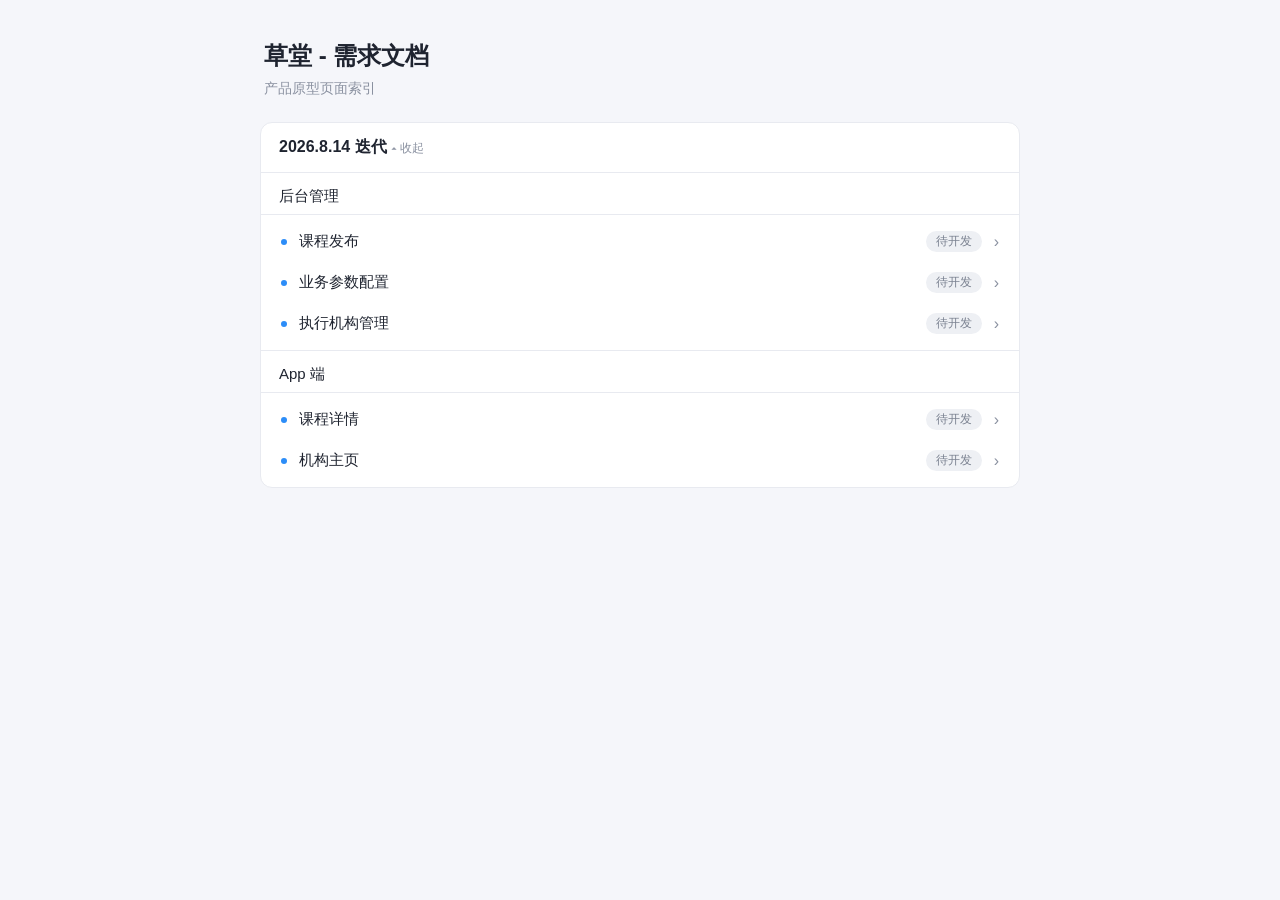
<file: index.html>
<!DOCTYPE html>
<html lang="zh-CN">
<head>
    <meta charset="UTF-8">
    <meta name="viewport" content="width=device-width, initial-scale=1.0">
    <title>草堂 - 需求文档</title>
    <style>
        :root {
            --bg: #f5f6fa;
            --card: #ffffff;
            --border: #e8eaf0;
            --ink: #1f2430;
            --ink-subtle: #8a91a0;
            --accent: #2c8df8;
            --green: #2f9e63;
            --orange: #e8902c;
            --gray: #7a8190;
        }
        * {
            margin: 0;
            padding: 0;
            box-sizing: border-box;
        }
        body {
            background: var(--bg);
            color: var(--ink);
            font-family: -apple-system, BlinkMacSystemFont, "Segoe UI", "PingFang SC", "Microsoft YaHei", sans-serif;
            padding: 40px 16px;
        }
        .page-title {
            max-width: 760px;
            margin: 0 auto 24px;
            padding: 0 4px;
        }
        .page-title h1 {
            font-size: 24px;
            font-weight: 600;
        }
        .page-title p {
            margin-top: 8px;
            font-size: 14px;
            color: var(--ink-subtle);
        }
        .container {
            max-width: 760px;
            margin: 0 auto;
            display: flex;
            flex-direction: column;
            gap: 16px;
        }
        .section {
            background: var(--card);
            border: 1px solid var(--border);
            border-radius: 12px;
            overflow: hidden;
        }
        .section-header {
            display: flex;
            align-items: center;
            justify-content: space-between;
            padding: 14px 18px;
            cursor: pointer;
            user-select: none;
            transition: background 0.15s;
        }
        .section-header:hover {
            background: #fafbfd;
        }
        .sh-label {
            font-size: 16px;
            font-weight: 600;
        }
        .sh-toggle {
            font-size: 12px;
            color: var(--ink-subtle);
            font-weight: 400;
        }
        .list {
            border-top: 1px solid var(--border);
        }
        .item {
            display: flex;
            align-items: center;
            gap: 12px;
            padding: 14px 18px;
            text-decoration: none;
            color: var(--ink);
            transition: background 0.15s;
        }
        .item:hover {
            background: #fafbfd;
        }
        .item .dot {
            width: 6px;
            height: 6px;
            border-radius: 50%;
            background: var(--accent);
            flex-shrink: 0;
        }
        .item .it-label {
            flex: 1;
            font-size: 15px;
        }
        .it-tag {
            font-size: 12px;
            padding: 2px 10px;
            border-radius: 999px;
            flex-shrink: 0;
        }
        .it-tag.gray {
            background: #eef0f4;
            color: var(--gray);
        }
        .it-tag.green {
            background: #e7f6ee;
            color: var(--green);
        }
        .it-tag.orange {
            background: #fdf0e2;
            color: var(--orange);
        }
        .it-arrow {
            color: var(--ink-subtle);
            flex-shrink: 0;
        }
        .sub-item {
            display: flex;
            align-items: center;
            gap: 12px;
            padding: 10px 14px;
            border-radius: 8px;
            text-decoration: none;
            color: var(--ink);
            transition: background 0.15s;
        }
        .sub-item:hover {
            background: #fafbfd;
        }
        .sub-item .dot {
            width: 6px;
            height: 6px;
            border-radius: 50%;
            background: var(--accent);
            flex-shrink: 0;
        }
        .sub-item .it-label {
            flex: 1;
            font-size: 15px;
        }
        .sub-item .it-arrow {
            color: var(--ink-subtle);
        }
        .group-title {
            padding: 14px 18px 8px;
            font-size: 15px;
            font-weight: 500;
            color: var(--ink);
        }
        .group-body {
            border-top: 1px solid var(--border);
            padding: 6px 6px;
        }
    </style>
</head>
<body>
    <div class="page-title">
        <h1>草堂 - 需求文档</h1>
        <p>产品原型页面索引</p>
    </div>

    <div class="container">
        <div class="section">
            <div class="section-header" onclick="toggleSection('iter20260814')">
                <span class="sh-label">2026.8.14 迭代 <span class="sh-toggle" id="iter20260814Toggle">▴ 收起</span></span>
            </div>
            <div class="list" id="iter20260814List">
                <div class="group-title">后台管理</div>
                <div class="group-body">
                    <a class="sub-item" href="admin/课程发布.html">
                        <span class="dot"></span>
                        <span class="it-label">课程发布</span>
                        <span class="it-tag gray">待开发</span>
                        <span class="it-arrow">›</span>
                    </a>
                    <a class="sub-item" href="admin/业务参数配置.html">
                        <span class="dot"></span>
                        <span class="it-label">业务参数配置</span>
                        <span class="it-tag gray">待开发</span>
                        <span class="it-arrow">›</span>
                    </a>
                    <a class="sub-item" href="admin/执行机构管理.html">
                        <span class="dot"></span>
                        <span class="it-label">执行机构管理</span>
                        <span class="it-tag gray">待开发</span>
                        <span class="it-arrow">›</span>
                    </a>
                </div>
                <div class="group-title" style="border-top:1px solid var(--border);padding-top:14px;">App 端</div>
                <div class="group-body">
                    <a class="sub-item" href="app/course-detail.html">
                        <span class="dot"></span>
                        <span class="it-label">课程详情</span>
                        <span class="it-tag gray">待开发</span>
                        <span class="it-arrow">›</span>
                    </a>
                    <a class="sub-item" href="app/organization.html">
                        <span class="dot"></span>
                        <span class="it-label">机构主页</span>
                        <span class="it-tag gray">待开发</span>
                        <span class="it-arrow">›</span>
                    </a>
                </div>
            </div>
        </div>
    </div>

    <script>
        var iter20260814Collapsed = false;

        function toggleSection(id) {
            var list = document.getElementById(id + 'List');
            var toggle = document.getElementById(id + 'Toggle');
            if (id === 'iter20260814') {
                iter20260814Collapsed = !iter20260814Collapsed;
                var collapsed = iter20260814Collapsed;
            } else {
                return;
            }
            if (collapsed) {
                list.style.display = 'none';
                toggle.textContent = '▾ 展开';
            } else {
                list.style.display = '';
                toggle.textContent = '▴ 收起';
            }
        }
    </script>
</body>
</html>
</file>
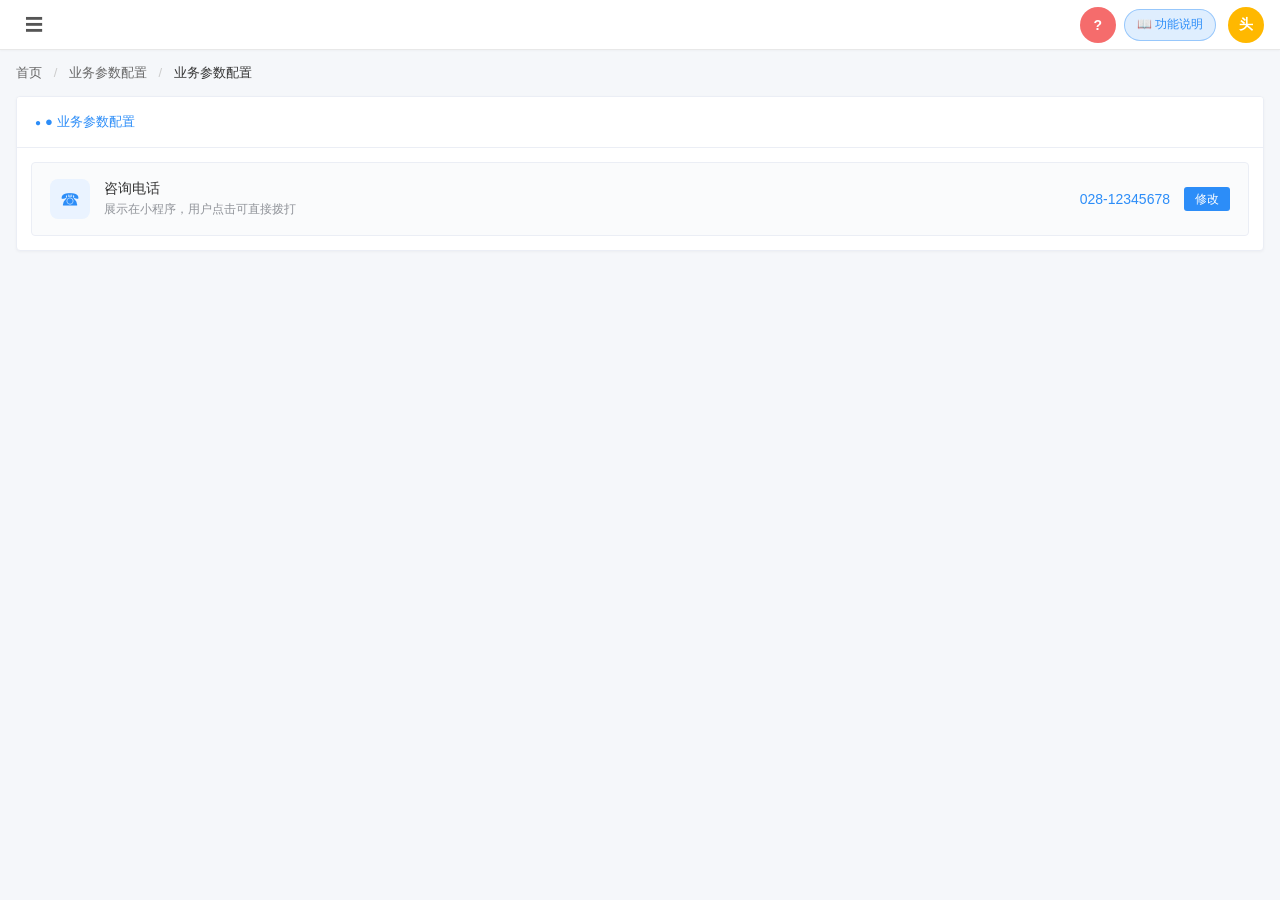
<file: admin/业务参数配置.html>
<!DOCTYPE html>
<html lang="zh-CN">
<head>
    <meta charset="UTF-8">
    <meta name="viewport" content="width=device-width, initial-scale=1.0">
    <title>后台管理系统 - 业务参数配置</title>
    <link rel="stylesheet" href="css/admin.css">
    <style>
        /* ========== 业务参数配置页专属样式 ========== */
        .config-hint {
            font-size: 12px;
            color: #909399;
            margin-top: 6px;
        }

        /* 参数配置项 */
        .config-list {
            display: flex;
            flex-direction: column;
            gap: 12px;
        }

        .config-item {
            display: flex;
            align-items: center;
            justify-content: space-between;
            padding: 16px 18px;
            border: 1px solid #ebeef5;
            border-radius: 4px;
            background: #fafbfc;
        }

        .config-item:hover {
            border-color: #c8d8ee;
            background: #f5faff;
        }

        .config-info {
            display: flex;
            align-items: center;
            gap: 14px;
            min-width: 0;
        }

        .config-icon {
            width: 40px;
            height: 40px;
            border-radius: 8px;
            background: #eaf3ff;
            color: #2c8df8;
            display: flex;
            align-items: center;
            justify-content: center;
            font-size: 20px;
            flex-shrink: 0;
        }

        .config-title {
            font-size: 14px;
            font-weight: 500;
            color: #333;
        }

        .config-desc {
            font-size: 12px;
            color: #909399;
            margin-top: 3px;
        }

        .config-value {
            display: flex;
            align-items: center;
            gap: 14px;
        }

        .config-value .value-text {
            font-size: 14px;
            color: #2c8df8;
            font-weight: 500;
        }
    </style>
</head>
<body>
    <!-- 顶部导航 -->
    <header class="admin-header">
        <div class="header-left">
            <button class="menu-toggle" title="菜单">
                <span class="menu-icon">☰</span>
            </button>
        </div>
        <div class="header-right">
            <button class="icon-btn" title="帮助">?</button>
            <div style="display:flex;align-items:center;gap:12px">
              <button class="btn btn-default" onclick="toggleFuncModal()" title="查看本页功能说明" style="font-size:12px;padding:4px 12px;border-radius:16px;background:rgba(44,141,248,.15);color:#2c8df8;border:1px solid rgba(44,141,248,.4);font-weight:500">📖 功能说明</button>
              <div class="user-avatar" title="用户">头</div>
            </div>
        </div>
    </header>

    <!-- 主体内容 -->
    <main class="admin-main">
        <!-- 面包屑 -->
        <div class="breadcrumb">
            <span class="breadcrumb-item">首页</span>
            <span class="breadcrumb-sep">/</span>
            <span class="breadcrumb-item">业务参数配置</span>
            <span class="breadcrumb-sep">/</span>
            <span class="breadcrumb-item active">业务参数配置</span>
        </div>

        <!-- 卡片主体 -->
        <div class="admin-card">
            <!-- 卡片头部 -->
            <div class="card-head">
                <div class="tab-bar">
                    <span class="tab-item active">● 业务参数配置</span>
                </div>
            </div>

            <!-- 参数配置列表区 -->
            <div class="card-body">
                <div class="config-list" id="configList">
                    <!-- 咨询电话 -->
                    <div class="config-item" data-key="phone">
                        <div class="config-info">
                            <div class="config-icon">☎</div>
                            <div>
                                <div class="config-title">咨询电话</div>
                                <div class="config-desc">展示在小程序，用户点击可直接拨打</div>
                            </div>
                        </div>
                        <div class="config-value">
                            <span class="value-text" id="phoneValue">028-12345678</span>
                            <button class="btn btn-edit btn-mini" onclick="openEdit('phone')">修改</button>
                        </div>
                    </div>
                </div>
            </div>
        </div>
    </main>

    <!-- 修改参数 弹窗 -->
    <div class="modal-mask" id="modalMask">
        <div class="modal" role="dialog" aria-labelledby="modalTitle" style="width:480px;">
            <div class="modal-header">
                <h3 class="modal-title" id="modalTitle">修改参数</h3>
                <button class="modal-close" id="modalClose" aria-label="关闭">×</button>
            </div>
            <div class="modal-body">
                <form class="form" id="configForm" autocomplete="off">
                    <!-- 参数名称 -->
                    <div class="form-item">
                        <label class="form-label required"><span class="star">*</span>参数名称</label>
                        <div class="form-control">
                            <input type="text" class="input" id="cfgName" readonly style="background:#f5f7fa;color:#909399;" />
                        </div>
                    </div>
                    <!-- 参数值 -->
                    <div class="form-item">
                        <label class="form-label required"><span class="star">*</span>参数值</label>
                        <div class="form-control">
                            <input type="text" class="input" id="cfgValue" placeholder="请输入参数值" />
                        </div>
                    </div>
                </form>
            </div>
            <div class="modal-footer">
                <button class="btn btn-primary" id="btnSubmit">保存</button>
            </div>
        </div>
    </div>

    <!-- ====== 功能说明浮窗 ====== -->
    <div class="f-modal" id="funcModal">
      <div class="fm-title">
        <span>📖 功能说明</span>
        <button class="fm-close" onclick="toggleFuncModal()">✕</button>
      </div>
      <div class="fm-body">
        <p style="margin:0 0 12px;color:#666">「业务参数配置」模块用于维护系统运行所需的全局业务参数，目前支持一个参数：<strong>咨询电话</strong>。</p>
        <h4>一、参数项</h4>
        <ul>
          <li><strong>咨询电话</strong>：必填文本，用于展示在页面底部及各咨询入口，用户点击可直接拨打。修改后点击「保存」立即生效。</li>
        </ul>
        <h4>二、操作方式</h4>
        <ul>
          <li>点击参数项右侧「<strong>修改</strong>」按钮，弹出编辑框，参数名称不可修改。</li>
          <li>参数值为必填项，为空时无法保存。</li>
        </ul>
      </div>
    </div>

    <script>
        // ========== 修改参数弹窗控制 ==========
        var modalMask = document.getElementById('modalMask');
        var cfgName = document.getElementById('cfgName');
        var cfgValue = document.getElementById('cfgValue');

        var PARAM_META = {
            phone: { name: '咨询电话', elId: 'phoneValue' }
        };

        function openEdit(key) {
            var meta = PARAM_META[key];
            if (!meta) return;
            cfgName.value = meta.name;
            cfgValue.value = document.getElementById(meta.elId).textContent;
            modalMask.classList.add('show');
            document.body.style.overflow = 'hidden';
        }

        function closeModal() {
            modalMask.classList.remove('show');
            document.body.style.overflow = '';
        }

        document.getElementById('modalClose').addEventListener('click', closeModal);
        modalMask.addEventListener('click', function (e) {
            if (e.target === modalMask) closeModal();
        });
        document.addEventListener('keydown', function (e) {
            if (e.key === 'Escape' && modalMask.classList.contains('show')) closeModal();
        });

        // ========== 保存 ==========
        document.getElementById('btnSubmit').addEventListener('click', function () {
            var value = cfgValue.value.trim();
            if (!value) {
                alert('请输入参数值');
                return;
            }
            var meta = PARAM_META.phone;
            document.getElementById(meta.elId).textContent = value;
            alert('保存成功！');
            closeModal();
        });
    </script>
    <script>
        // ========== 功能说明浮窗：开关 + 拖拽 ==========
        function toggleFuncModal() {
            var el = document.getElementById('funcModal');
            el.classList.toggle('show');
            if (el.classList.contains('show') && !el.dataset.dragged) {
                el.style.left = '50%'; el.style.top = '50%'; el.style.transform = 'translate(-50%,-50%)';
            }
        }
        (function () {
            var modal, titleBar, offX, offY, dragging = false;
            document.addEventListener('DOMContentLoaded', function () {
                modal = document.getElementById('funcModal');
                titleBar = modal.querySelector('.fm-title');
                titleBar.addEventListener('mousedown', startDrag);
                titleBar.addEventListener('touchstart', startDragTouch, { passive: true });
                document.addEventListener('mousemove', onDrag);
                document.addEventListener('mouseup', endDrag);
                document.addEventListener('touchmove', onDragTouch, { passive: true });
                document.addEventListener('touchend', endDrag);
            });
            function startDrag(e) { modal.dataset.dragged = '1'; modal.style.transform = ''; var rect = modal.getBoundingClientRect(); offX = e.clientX - rect.left; offY = e.clientY - rect.top; dragging = true; titleBar.style.cursor = 'grabbing'; }
            function startDragTouch(e) { var t = e.touches[0]; modal.dataset.dragged = '1'; modal.style.transform = ''; var rect = modal.getBoundingClientRect(); offX = t.clientX - rect.left; offY = t.clientY - rect.top; dragging = true; }
            function onDrag(e) { if (!dragging) return; modal.style.left = (e.clientX - offX) + 'px'; modal.style.top = (e.clientY - offY) + 'px'; }
            function onDragTouch(e) { if (!dragging) return; var t = e.touches[0]; modal.style.left = (t.clientX - offX) + 'px'; modal.style.top = (t.clientY - offY) + 'px'; }
            function endDrag() { dragging = false; if (titleBar) titleBar.style.cursor = 'grab'; }
        })();
    </script>
</body>
</html>
</file>
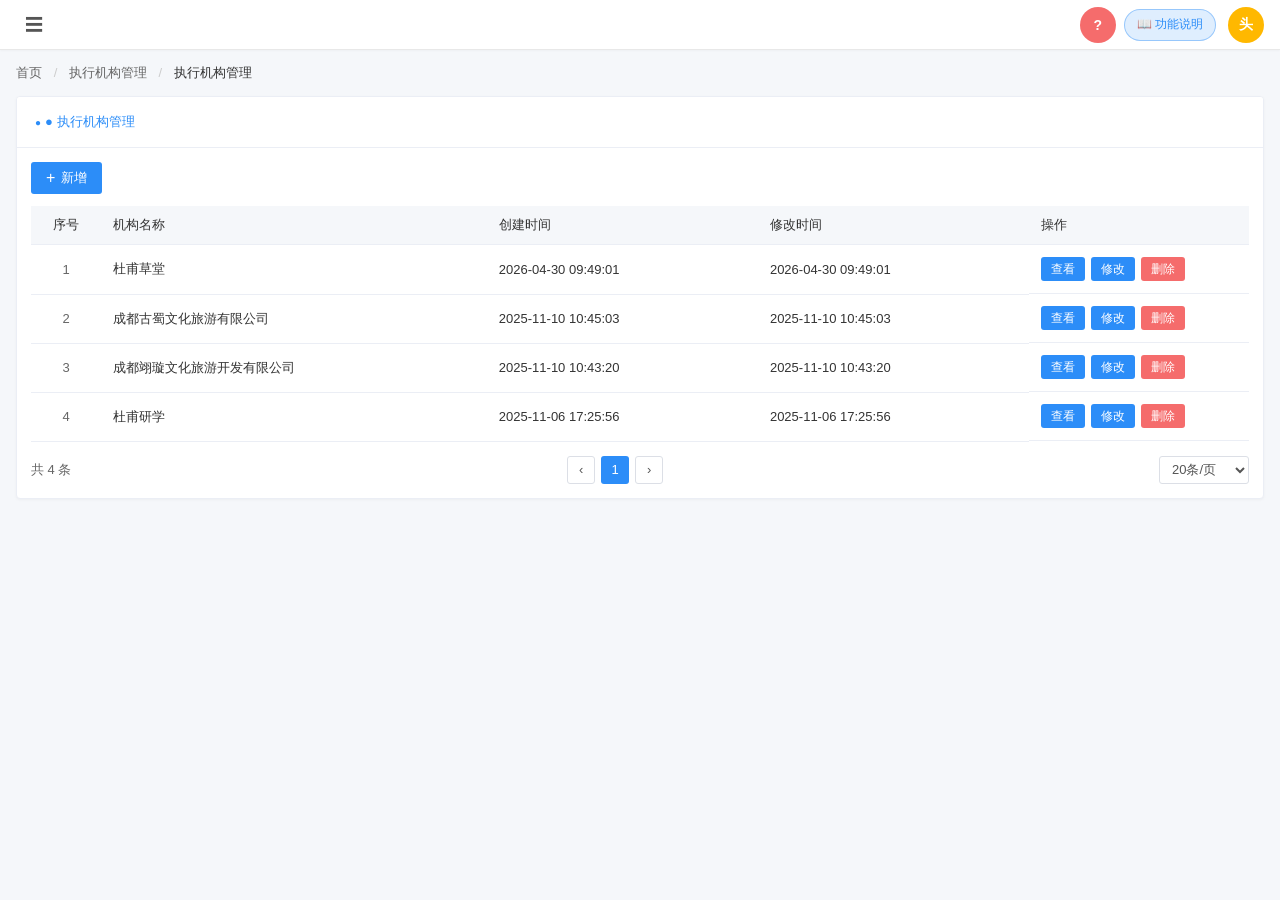
<file: admin/执行机构管理.html>
<!DOCTYPE html>
<html lang="zh-CN">
<head>
    <meta charset="UTF-8">
    <meta name="viewport" content="width=device-width, initial-scale=1.0">
    <title>后台管理系统 - 执行机构管理</title>
    <link rel="stylesheet" href="css/admin.css">
    <!-- 引入 Layui 风格的图标（可选，使用简单 SVG/Unicode 代替） -->
</head>
<body>
    <!-- 顶部导航 -->
    <header class="admin-header">
        <div class="header-left">
            <button class="menu-toggle" title="菜单">
                <span class="menu-icon">☰</span>
            </button>
        </div>
        <div class="header-right">
            <button class="icon-btn" title="帮助">?</button>
            <div style="display:flex;align-items:center;gap:12px">
              <button class="btn btn-default" onclick="toggleFuncModal()" title="查看本页功能说明" style="font-size:12px;padding:4px 12px;border-radius:16px;background:rgba(44,141,248,.15);color:#2c8df8;border:1px solid rgba(44,141,248,.4);font-weight:500">📖 功能说明</button>
              <div class="user-avatar" title="用户">头</div>
            </div>
        </div>
    </header>

    <!-- 主体内容 -->
    <main class="admin-main">
        <!-- 面包屑 -->
        <div class="breadcrumb">
            <span class="breadcrumb-item">首页</span>
            <span class="breadcrumb-sep">/</span>
            <span class="breadcrumb-item">执行机构管理</span>
            <span class="breadcrumb-sep">/</span>
            <span class="breadcrumb-item active">执行机构管理</span>
        </div>

        <!-- 卡片主体 -->
        <div class="admin-card">
            <!-- 卡片头部：标签 + 新增按钮 -->
            <div class="card-head">
                <div class="tab-bar">
                    <span class="tab-item active">● 执行机构管理</span>
                </div>
            </div>

            <!-- 表格区 -->
            <div class="card-body">
                <div class="toolbar">
                    <button class="btn btn-primary" id="btnAdd">
                        <span class="btn-icon">+</span>
                        <span>新增</span>
                    </button>
                </div>

                <table class="data-table">
                    <thead>
                        <tr>
                            <th class="th-idx">序号</th>
                            <th>机构名称</th>
                            <th>创建时间</th>
                            <th>修改时间</th>
                            <th class="th-action">操作</th>
                        </tr>
                    </thead>
                    <tbody id="tableBody">
                        <tr>
                            <td>1</td>
                            <td>杜甫草堂</td>
                            <td>2026-04-30 09:49:01</td>
                            <td>2026-04-30 09:49:01</td>
                            <td class="td-action">
                                <button class="btn-mini btn-view">查看</button>
                                <button class="btn-mini btn-edit">修改</button>
                                <button class="btn-mini btn-delete">删除</button>
                            </td>
                        </tr>
                        <tr>
                            <td>2</td>
                            <td>成都古蜀文化旅游有限公司</td>
                            <td>2025-11-10 10:45:03</td>
                            <td>2025-11-10 10:45:03</td>
                            <td class="td-action">
                                <button class="btn-mini btn-view">查看</button>
                                <button class="btn-mini btn-edit">修改</button>
                                <button class="btn-mini btn-delete">删除</button>
                            </td>
                        </tr>
                        <tr>
                            <td>3</td>
                            <td>成都翊璇文化旅游开发有限公司</td>
                            <td>2025-11-10 10:43:20</td>
                            <td>2025-11-10 10:43:20</td>
                            <td class="td-action">
                                <button class="btn-mini btn-view">查看</button>
                                <button class="btn-mini btn-edit">修改</button>
                                <button class="btn-mini btn-delete">删除</button>
                            </td>
                        </tr>
                        <tr>
                            <td>4</td>
                            <td>杜甫研学</td>
                            <td>2025-11-06 17:25:56</td>
                            <td>2025-11-06 17:25:56</td>
                            <td class="td-action">
                                <button class="btn-mini btn-view">查看</button>
                                <button class="btn-mini btn-edit">修改</button>
                                <button class="btn-mini btn-delete">删除</button>
                            </td>
                        </tr>
                    </tbody>
                </table>

                <!-- 分页 -->
                <div class="pagination">
                    <span class="total">共 4 条</span>
                    <div class="page-info">
                        <button class="page-btn">‹</button>
                        <span class="page-num active">1</span>
                        <button class="page-btn">›</button>
                    </div>
                    <div class="page-size">
                        <select>
                            <option>20条/页</option>
                            <option>50条/页</option>
                            <option>100条/页</option>
                        </select>
                    </div>
                </div>
            </div>
        </div>
    </main>

    <!-- 新增/编辑 弹窗 -->
    <div class="modal-mask" id="modalMask">
        <div class="modal" role="dialog" aria-labelledby="modalTitle">
            <div class="modal-header">
                <h3 class="modal-title" id="modalTitle">机构信息</h3>
                <button class="modal-close" id="modalClose" aria-label="关闭">×</button>
            </div>
            <div class="modal-body">
                <form class="form" id="orgForm" autocomplete="off">
                    <!-- 机构名称 -->
                    <div class="form-item">
                        <label class="form-label required">
                            <span class="star">*</span>机构名称
                        </label>
                        <div class="form-control">
                            <input type="text" class="input" name="name" placeholder="请输入机构名称" />
                        </div>
                    </div>

                    <!-- 机构 Logo -->
                    <div class="form-item">
                        <label class="form-label required">
                            <span class="star">*</span>机构logo
                        </label>
                        <div class="form-control">
                            <div class="uploader" data-target="logo">
                                <input type="file" accept="image/*" hidden data-target="logo" />
                                <div class="uploader-empty" data-target="logo">
                                    <span class="uploader-plus">+</span>
                                </div>
                                <!-- 预览图容器 -->
                                <div class="uploader-preview" data-target="logo" hidden>
                                    <img alt="logo预览" />
                                    <span class="uploader-remove" data-target="logo">×</span>
                                </div>
                            </div>
                        </div>
                    </div>

                    <!-- 上传证件或资质 -->
                    <div class="form-item">
                        <label class="form-label required">
                            <span class="star">*</span>上传证件或资质：
                        </label>
                        <div class="form-control">
                            <div class="uploader" data-target="license">
                                <input type="file" accept="image/*" hidden data-target="license" />
                                <div class="uploader-empty" data-target="license">
                                    <span class="uploader-plus">+</span>
                                </div>
                                <div class="uploader-preview" data-target="license" hidden>
                                    <img alt="证件预览" />
                                    <span class="uploader-remove" data-target="license">×</span>
                                </div>
                            </div>
                        </div>
                    </div>

                    <!-- 联系电话号码 -->
                    <div class="form-item">
                        <label class="form-label required">
                            <span class="star">*</span>联系电话号码
                        </label>
                        <div class="form-control">
                            <input type="text" class="input" name="phone" placeholder="请输入联系电话号码" />
                        </div>
                    </div>

                    <!-- 联系微信二维码 -->
                    <div class="form-item">
                        <label class="form-label required">
                            <span class="star">*</span>联系微信二维码
                        </label>
                        <div class="form-control">
                            <div class="uploader uploader-wechat" data-target="wechat">
                                <input type="file" accept="image/*" hidden data-target="wechat" />
                                <div class="uploader-empty" data-target="wechat">
                                    <span class="uploader-plus">+</span>
                                </div>
                                <div class="uploader-preview" data-target="wechat" hidden>
                                    <img alt="微信二维码预览" />
                                    <span class="uploader-remove" data-target="wechat">×</span>
                                </div>
                            </div>
                        </div>
                    </div>
                </form>
            </div>
            <div class="modal-footer">
                <button class="btn btn-primary" id="btnSubmit">提交</button>
            </div>
        </div>
    </div>

    <!-- ====== 图片裁剪弹窗（logo，固定 1:1） ====== -->
    <div class="modal-mask" id="cropMask">
        <div class="crop-modal" role="dialog" aria-labelledby="cropTitle">
            <div class="modal-header">
                <h3 class="modal-title" id="cropTitle">裁剪图片</h3>
                <button class="modal-close" id="cropBtnClose" aria-label="关闭">×</button>
            </div>
            <div class="crop-body">
                <p class="crop-tip">拖动图片可移动裁剪区域，滚轮缩放，固定裁剪比例 1:1</p>
                <div class="crop-canvas-wrap">
                    <canvas id="cropCanvas" width="320" height="320"></canvas>
                </div>
            </div>
            <div class="modal-footer">
                <button class="btn btn-default" id="cropBtnCancel" style="background:#f5f5f5;color:#555;border:1px solid #dcdfe6;margin-right:8px;">取消</button>
                <button class="btn btn-primary" id="cropBtnConfirm">确定</button>
            </div>
        </div>
    </div>

    <!-- ====== 功能说明浮窗 ====== -->
    <div class="f-modal" id="funcModal">
      <div class="fm-title">
        <span>📖 功能说明</span>
        <button class="fm-close" onclick="toggleFuncModal()">✕</button>
      </div>
      <div class="fm-body">
        <p style="margin:0 0 12px;color:#666">执行机构管理」新增了机构信息录入表单的 3 个必填字段</p>
        <h4>一、机构扩展信息（本次新增）</h4>
        <ul>
          <li><strong>机构 logo</strong>：必填图片上传，选择图片后弹出裁剪窗口，可拖动/缩放图片，<strong>固定裁剪比例 1:1（方图）</strong>，确认后得到方形 logo 并显示预览，预览图右上角「×」可移除重传。</li>
          <li><strong>联系电话号码</strong>：必填文本输入，<strong>不限制号码格式</strong>，可填写手机号、座机号等，仅校验必填，不校验号码格式。</li>
          <li><strong>联系微信二维码</strong>：必填图片上传，仅支持图片格式，<strong>不限制图片尺寸与方图比例</strong>，选择后直接预览，预览图右上角「×」可移除重传。</li>
        </ul>
    </div>

    <script src="js/admin.js"></script>
</body>
</html>
</file>
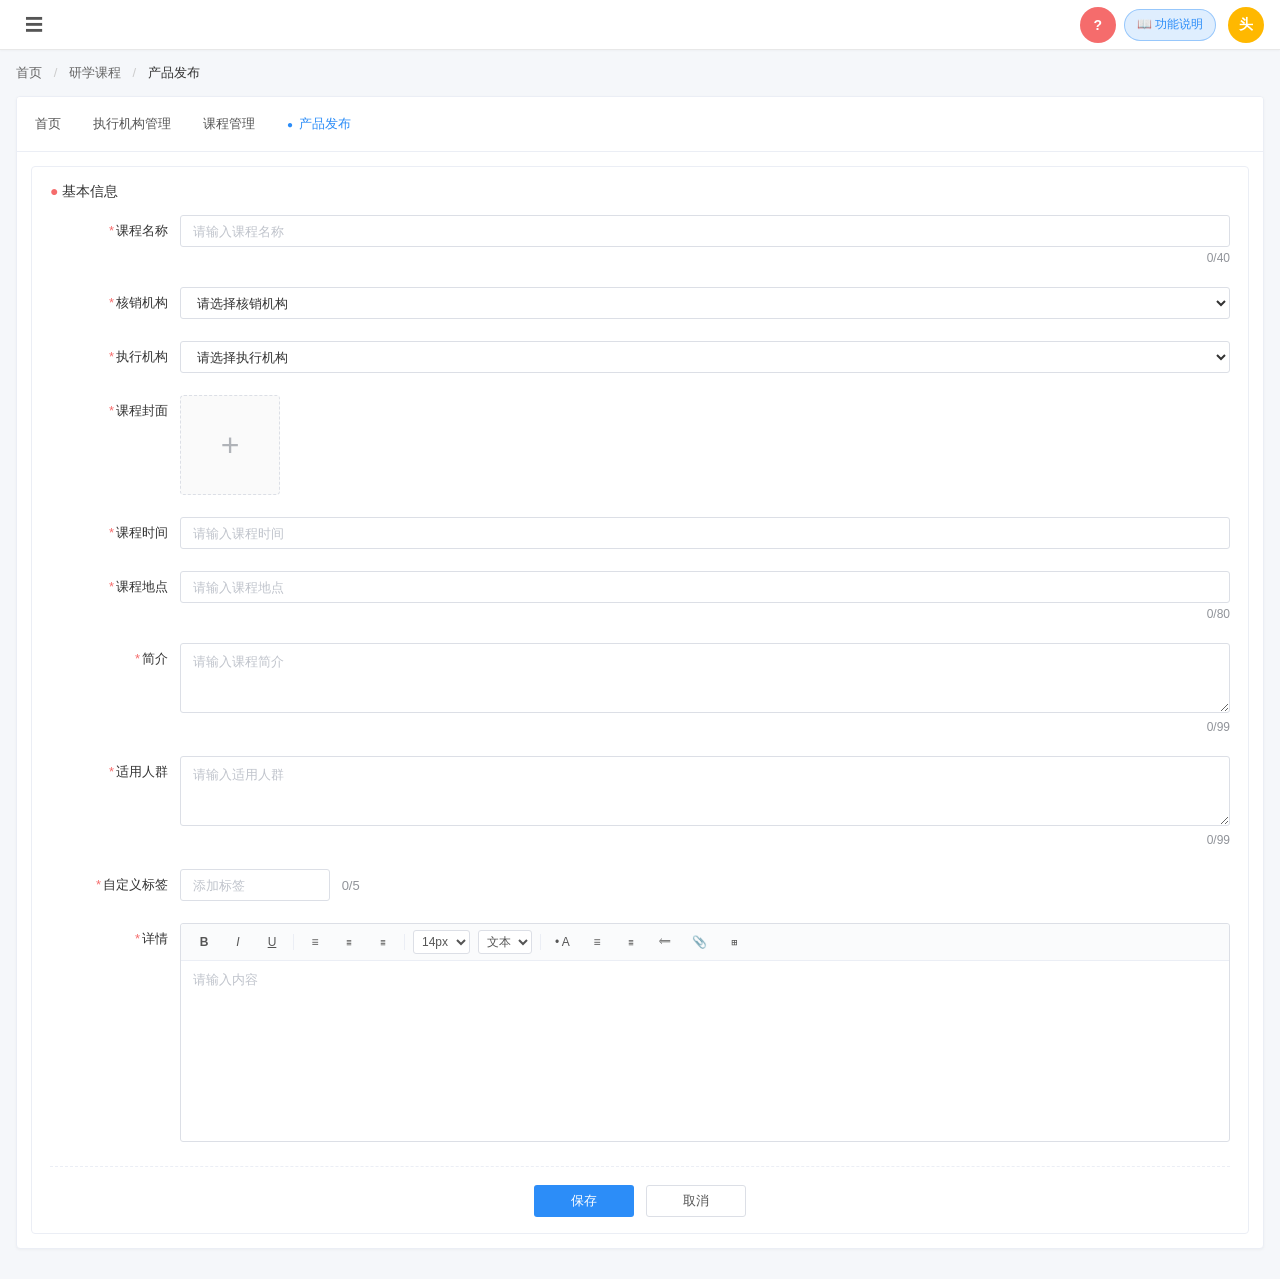
<file: admin/课程发布.html>
<!DOCTYPE html>
<html lang="zh-CN">
<head>
    <meta charset="UTF-8">
    <meta name="viewport" content="width=device-width, initial-scale=1.0">
    <title>后台管理系统 - 课程发布</title>
    <link rel="stylesheet" href="css/admin.css">
    <style>
        /* ========== 课程发布页专属样式 ========== */
        .publish-section {
            border: 1px solid #ebeef5;
            border-radius: 4px;
            padding: 16px 18px;
        }

        .publish-title {
            font-size: 14px;
            font-weight: 500;
            color: #333;
            margin-bottom: 14px;
        }

        .publish-title .dot {
            color: #f56c6c;
            margin-right: 4px;
        }

        /* 标签栏 */
        .tab-bar {
            display: flex;
            align-items: center;
            gap: 24px;
        }

        .tab-item {
            color: #555;
            font-size: 13px;
            padding: 8px 4px;
            cursor: pointer;
            position: relative;
            transition: color 0.15s;
        }

        .tab-item.active {
            color: #2c8df8;
            font-weight: 500;
        }

        .tab-item.active::before {
            content: "●";
            color: #2c8df8;
            margin-right: 6px;
            font-size: 10px;
        }

        /* 表单多列布局 */
        .form-row {
            display: flex;
            align-items: flex-start;
            margin-bottom: 22px;
        }

        .form-row .form-label {
            width: 130px;
            flex-shrink: 0;
            text-align: right;
            padding-right: 12px;
            color: #333;
            line-height: 32px;
            font-size: 13px;
        }

        .form-row .form-label .star {
            color: #f56c6c;
            margin-right: 2px;
        }

        .form-row .form-control {
            flex: 1;
            min-width: 0;
        }

        /* select 样式 */
        .input,
        .select {
            width: 100%;
            height: 32px;
            border: 1px solid #dcdfe6;
            border-radius: 3px;
            padding: 0 12px;
            background: #fff;
            color: #333;
            transition: border-color 0.15s;
        }

        .input:focus,
        .select:focus {
            border-color: #2c8df8;
        }

        .input.error,
        .select.error {
            border-color: #f56c6c;
        }

        .input::placeholder,
        .select::placeholder {
            color: #c0c4cc;
        }

        /* 错误提示 */
        .form-control .count {
            font-size: 12px;
            color: #909399;
            display: flex;
            justify-content: flex-end;
            margin-top: 4px;
        }

        /* 富文本编辑器 */
        .editor-wrap {
            border: 1px solid #dcdfe6;
            border-radius: 3px;
            background: #fff;
        }

        .editor-toolbar {
            display: flex;
            align-items: center;
            gap: 8px;
            padding: 6px 10px;
            border-bottom: 1px solid #ebeef5;
            background: #fafbfc;
            border-radius: 3px 3px 0 0;
            flex-wrap: wrap;
        }

        .editor-toolbar .tb-btn {
            min-width: 26px;
            height: 24px;
            padding: 0 6px;
            border-radius: 3px;
            font-size: 12px;
            color: #555;
            cursor: pointer;
            display: inline-flex;
            align-items: center;
            justify-content: center;
            border: none;
            background: transparent;
        }

        .editor-toolbar .tb-btn:hover {
            background: #eaf3ff;
            color: #2c8df8;
        }

        .editor-toolbar .tb-select {
            height: 24px;
            border: 1px solid #dcdfe6;
            border-radius: 3px;
            padding: 0 4px;
            background: #fff;
            font-size: 12px;
            color: #555;
        }

        .editor-toolbar .tb-divider {
            width: 1px;
            height: 16px;
            background: #ebeef5;
        }

        .editor-content {
            min-height: 180px;
            padding: 10px 12px;
            outline: none;
            font-size: 13px;
            color: #333;
        }

        .editor-content:empty::before {
            content: attr(data-placeholder);
            color: #c0c4cc;
        }

        /* 上传缩略图 */
        .upload-thumb {
            display: inline-block;
            width: 100px;
            height: 100px;
            border: 1px dashed #dcdfe6;
            border-radius: 4px;
            background: #fafafa;
            display: flex;
            align-items: center;
            justify-content: center;
            cursor: pointer;
            transition: all 0.15s;
        }

        .upload-thumb:hover {
            border-color: #2c8df8;
            background: #f5faff;
        }

        .upload-thumb .plus {
            font-size: 32px;
            color: #b0b3b8;
            font-weight: 200;
            line-height: 1;
            user-select: none;
        }

        /* 底部按钮 */
        .form-actions {
            display: flex;
            align-items: center;
            justify-content: center;
            gap: 12px;
            margin-top: 24px;
            padding-top: 18px;
            border-top: 1px dashed #ebeef5;
        }

        .form-actions .btn {
            min-width: 100px;
        }

        .btn-default {
            background: #fff;
            color: #555;
            border: 1px solid #dcdfe6;
        }

        .btn-default:hover {
            border-color: #2c8df8;
            color: #2c8df8;
        }
    </style>
</head>
<body>
    <!-- 顶部导航 -->
    <header class="admin-header">
        <div class="header-left">
            <button class="menu-toggle" title="菜单">
                <span class="menu-icon">☰</span>
            </button>
        </div>
        <div class="header-right">
            <button class="icon-btn" title="帮助">?</button>
            <div style="display:flex;align-items:center;gap:12px">
              <button class="btn btn-default" onclick="toggleFuncModal()" title="查看本页功能说明" style="font-size:12px;padding:4px 12px;border-radius:16px;background:rgba(44,141,248,.15);color:#2c8df8;border:1px solid rgba(44,141,248,.4);font-weight:500">📖 功能说明</button>
              <div class="user-avatar" title="用户">头</div>
            </div>
        </div>
    </header>

    <!-- 主体内容 -->
    <main class="admin-main">
        <!-- 面包屑 -->
        <div class="breadcrumb">
            <span class="breadcrumb-item">首页</span>
            <span class="breadcrumb-sep">/</span>
            <span class="breadcrumb-item">研学课程</span>
            <span class="breadcrumb-sep">/</span>
            <span class="breadcrumb-item active">产品发布</span>
        </div>

        <!-- 卡片主体 -->
        <div class="admin-card">
            <!-- 卡片头部 -->
            <div class="card-head">
                <div class="tab-bar">
                    <span class="tab-item">首页</span>
                    <span class="tab-item">执行机构管理</span>
                    <span class="tab-item">课程管理</span>
                    <span class="tab-item active">产品发布</span>
                </div>
            </div>

            <!-- 表单主体 -->
            <div class="card-body">
                <div class="publish-section">
                    <div class="publish-title"><span class="dot">●</span>基本信息</div>
                    <form class="form" id="courseForm" autocomplete="off">
                        <!-- 课程名称 -->
                        <div class="form-row">
                            <label class="form-label"><span class="star">*</span>课程名称</label>
                            <div class="form-control">
                                <input type="text" class="input error" id="courseName" placeholder="请输入课程名称" maxlength="40" />
                                <div class="count"><span id="nameCount">0</span>/40</div>
                            </div>
                        </div>

                        <!-- 经销机构 -->
                        <div class="form-row">
                            <label class="form-label"><span class="star">*</span>核销机构</label>
                            <div class="form-control">
                                <select class="select" id="dealerOrg">
                                    <option value="">请选择核销机构</option>
                                    <option>研学机构 A</option>
                                    <option>研学机构 B</option>
                                </select>
                            </div>
                        </div>

                        <!-- 执行机构 -->
                        <div class="form-row">
                            <label class="form-label"><span class="star">*</span>执行机构</label>
                            <div class="form-control">
                                <select class="select" id="execOrg">
                                    <option value="">请选择执行机构</option>
                                    <option>杜甫草堂博物馆</option>
                                    <option>成都研学中心</option>
                                </select>
                            </div>
                        </div>

                        <!-- 课程封面 -->
                        <div class="form-row">
                            <label class="form-label"><span class="star">*</span>课程封面</label>
                            <div class="form-control">
                                <div class="upload-thumb" onclick="alert('上传封面占位')">
                                    <span class="plus">+</span>
                                </div>
                            </div>
                        </div>

                        <!-- 课程时间 -->
                        <div class="form-row">
                            <label class="form-label"><span class="star">*</span>课程时间</label>
                            <div class="form-control">
                                <input type="text" class="input" placeholder="请输入课程时间" />
                            </div>
                        </div>

                        <!-- 课程地点 -->
                        <div class="form-row">
                            <label class="form-label"><span class="star">*</span>课程地点</label>
                            <div class="form-control">
                                <input type="text" class="input" id="courseAddress" placeholder="请输入课程地点" maxlength="80" />
                                <div class="count"><span id="addrCount">0</span>/80</div>
                            </div>
                        </div>

                        <!-- 简介 -->
                        <div class="form-row">
                            <label class="form-label"><span class="star">*</span>简介</label>
                            <div class="form-control">
                                <textarea class="input" id="brief" placeholder="请输入课程简介" style="height:70px;padding:8px 12px;line-height:1.6" maxlength="99"></textarea>
                                <div class="count"><span id="briefCount">0</span>/99</div>
                            </div>
                        </div>

                        <!-- 适用人群 -->
                        <div class="form-row">
                            <label class="form-label"><span class="star">*</span>适用人群</label>
                            <div class="form-control">
                                <textarea class="input" id="crowd" placeholder="请输入适用人群" style="height:70px;padding:8px 12px;line-height:1.6" maxlength="99"></textarea>
                                <div class="count"><span id="crowdCount">0</span>/99</div>
                            </div>
                        </div>

                        <!-- 自定义标签 -->
                        <div class="form-row">
                            <label class="form-label"><span class="star">*</span>自定义标签</label>
                            <div class="form-control">
                                <input type="text" class="input" placeholder="添加标签" style="width:150px" />
                                <span style="font-size:13px;color:#909399;margin-left:8px">0/5</span>
                            </div>
                        </div>

                        <!-- 详情 -->
                        <div class="form-row">
                            <label class="form-label"><span class="star">*</span>详情</label>
                            <div class="form-control">
                                <div class="editor-wrap">
                                    <div class="editor-toolbar">
                                        <button type="button" class="tb-btn"><b>B</b></button>
                                        <button type="button" class="tb-btn"><i>I</i></button>
                                        <button type="button" class="tb-btn"><u>U</u></button>
                                        <span class="tb-divider"></span>
                                        <button type="button" class="tb-btn">≡</button>
                                        <button type="button" class="tb-btn">≣</button>
                                        <button type="button" class="tb-btn">≣</button>
                                        <span class="tb-divider"></span>
                                        <select class="tb-select">
                                            <option>14px</option>
                                            <option>12px</option>
                                            <option>16px</option>
                                        </select>
                                        <select class="tb-select">
                                            <option>文本</option>
                                            <option>标题</option>
                                        </select>
                                        <span class="tb-divider"></span>
                                        <button type="button" class="tb-btn">• A</button>
                                        <button type="button" class="tb-btn">≡</button>
                                        <button type="button" class="tb-btn">≣</button>
                                        <button type="button" class="tb-btn">⟸</button>
                                        <button type="button" class="tb-btn">📎</button>
                                        <button type="button" class="tb-btn">⊞</button>
                                    </div>
                                    <div class="editor-content" contenteditable="true" data-placeholder="请输入内容"></div>
                                </div>
                            </div>
                        </div>

                        <!-- 操作按钮 -->
                        <div class="form-actions">
                            <button type="button" class="btn btn-primary" onclick="onSubmit()">保存</button>
                            <button type="button" class="btn btn-default" onclick="onReset()">取消</button>
                        </div>
                    </form>
                </div>
            </div>
        </div>
    </main>

    <!-- ====== 功能说明浮窗 ====== -->
    <div class="f-modal" id="funcModal">
      <div class="fm-title">
        <span>📖 功能说明</span>
        <button class="fm-close" onclick="toggleFuncModal()">✕</button>
      </div>
      <div class="fm-body">
        <p style="margin:0 0 12px;color:#666">「课程发布」模块用于发布研学课程产品，所有标 <span style="color:#f56c6c">*</span> 项为必填。</p>
        <h4>一、本次新增</h4>
        <ul>
          <li><strong>课程地点</strong>：必填，文本输入，最多30 字，用于展示给用户。</li>
        </ul>
      </div>
    </div>

    <script>
        // ========== 字数统计 ==========
        function bindCount(inputId, countId, max) {
            var input = document.getElementById(inputId);
            var countEl = document.getElementById(countId);
            if (!input || !countEl) return;
            function update() {
                var len = input.value.length;
                countEl.textContent = len;
                if (len > max) {
                    input.classList.add('error');
                } else {
                    input.classList.remove('error');
                }
            }
            input.addEventListener('input', update);
            update();
        }
        bindCount('courseName', 'nameCount', 40);
        bindCount('courseAddress', 'addrCount', 80);
        bindCount('brief', 'briefCount', 99);
        bindCount('crowd', 'crowdCount', 99);

        // ========== 提交 / 重置 ==========
        function onSubmit() {
            var name = document.getElementById('courseName').value.trim();
            if (!name) {
                alert('请输入课程名称');
                return;
            }
            alert('保存成功！');
        }

        function onReset() {
            if (!confirm('确定要清空已填写的内容吗？')) return;
            document.getElementById('courseForm').reset();
            document.querySelectorAll('.form-control .count span').forEach(function (s) {
                s.textContent = '0';
            });
            document.querySelectorAll('.input.error').forEach(function (el) {
                el.classList.remove('error');
            });
        }
    </script>
    <script>
        // ========== 功能说明浮窗：开关 + 拖拽 ==========
        function toggleFuncModal() {
            var el = document.getElementById('funcModal');
            el.classList.toggle('show');
            if (el.classList.contains('show') && !el.dataset.dragged) {
                el.style.left = '50%'; el.style.top = '50%'; el.style.transform = 'translate(-50%,-50%)';
            }
        }
        (function () {
            var modal, titleBar, offX, offY, dragging = false;
            document.addEventListener('DOMContentLoaded', function () {
                modal = document.getElementById('funcModal');
                titleBar = modal.querySelector('.fm-title');
                titleBar.addEventListener('mousedown', startDrag);
                titleBar.addEventListener('touchstart', startDragTouch, { passive: true });
                document.addEventListener('mousemove', onDrag);
                document.addEventListener('mouseup', endDrag);
                document.addEventListener('touchmove', onDragTouch, { passive: true });
                document.addEventListener('touchend', endDrag);
            });
            function startDrag(e) { modal.dataset.dragged = '1'; modal.style.transform = ''; var rect = modal.getBoundingClientRect(); offX = e.clientX - rect.left; offY = e.clientY - rect.top; dragging = true; titleBar.style.cursor = 'grabbing'; }
            function startDragTouch(e) { var t = e.touches[0]; modal.dataset.dragged = '1'; modal.style.transform = ''; var rect = modal.getBoundingClientRect(); offX = t.clientX - rect.left; offY = t.clientY - rect.top; dragging = true; }
            function onDrag(e) { if (!dragging) return; modal.style.left = (e.clientX - offX) + 'px'; modal.style.top = (e.clientY - offY) + 'px'; }
            function onDragTouch(e) { if (!dragging) return; var t = e.touches[0]; modal.style.left = (t.clientX - offX) + 'px'; modal.style.top = (t.clientY - offY) + 'px'; }
            function endDrag() { dragging = false; if (titleBar) titleBar.style.cursor = 'grab'; }
        })();
    </script>
</body>
</html>
</file>
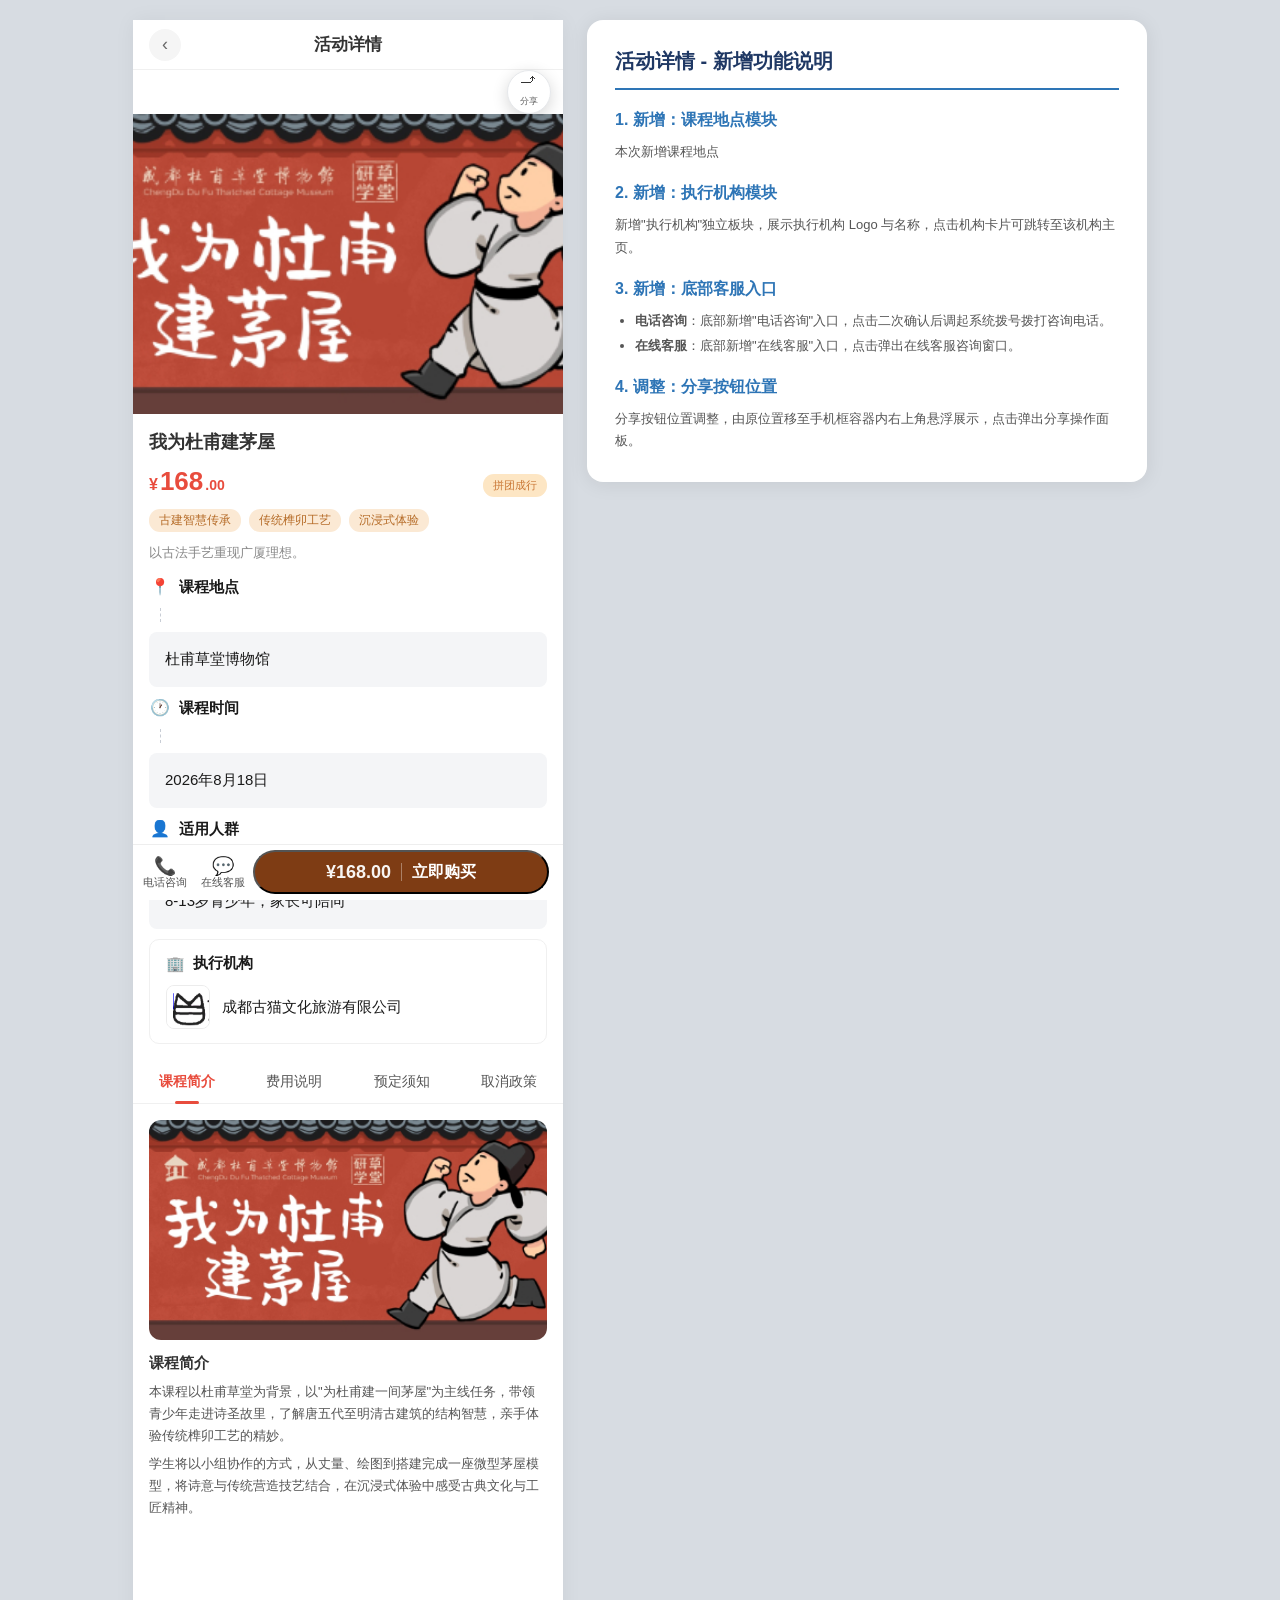
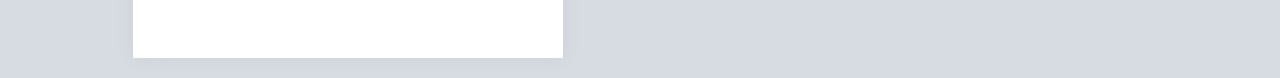
<file: app/course-detail.html>
<!DOCTYPE html>
<html lang="zh-CN">
<head>
    <meta charset="UTF-8" />
    <meta name="viewport" content="width=device-width, initial-scale=1.0, maximum-scale=1.0, user-scalable=no" />
    <title>活动详情 - 我为杜甫建茅屋</title>
    <style>
        * { margin: 0; padding: 0; box-sizing: border-box; }
        body {
            font-family: -apple-system, BlinkMacSystemFont, 'PingFang SC', 'Helvetica Neue', Arial, sans-serif;
            background: #d7dce2;
            min-height: 100vh;
            display: flex;
            align-items: flex-start;
            justify-content: center;
            gap: 24px;
            padding: 20px;
        }
        body .page-wrap { margin: 0; flex-shrink: 0; }

        /* ===== 顶部导航 ===== */
        .top-nav {
            height: 50px;
            background: #fff;
            display: flex;
            align-items: center;
            padding: 0 16px;
            border-bottom: 1px solid #f0f0f0;
            position: sticky;
            top: 0;
            z-index: 50;
        }
        .back-btn {
            width: 32px;
            height: 32px;
            border-radius: 50%;
            border: none;
            background: #f5f5f5;
            font-size: 18px;
            color: #666;
            cursor: pointer;
            display: flex;
            align-items: center;
            justify-content: center;
            flex-shrink: 0;
        }
        .back-btn:active { background: #e8e8e8; }
        .top-nav-title {
            flex: 1;
            text-align: center;
            font-size: 17px;
            font-weight: 600;
            color: #333;
            padding-right: 32px;
        }

        /* ===== 顶部悬浮：分享（位于手机框容器内，悬浮固定右上角） ===== */
        .float-share {
            position: sticky;
            top: 58px;
            float: right;
            margin-right: 12px;
            z-index: 99999;
            background: #ffffff;
            color: #333;
            width: 44px;
            height: 44px;
            border-radius: 50%;
            border: 1px solid #e6e8eb;
            box-shadow: 0 4px 16px rgba(0,0,0,0.16);
            display: flex;
            align-items: center;
            justify-content: center;
            cursor: pointer;
            flex-direction: column;
            font-family: inherit;
        }
        .float-share:active { background: #f0f0f0; }
        .float-share .fs-icon { font-size: 16px; line-height: 1; }
        .float-share .fs-label { font-size: 9px; margin-top: 3px; color: #666; }

        /* ===== 内容容器 ===== */
        .page-wrap {
            max-width: 430px;
            margin: 0 auto;
            background: #fff;
            min-height: 100vh;
            position: relative;
            padding-bottom: 60px;
            box-shadow: 0 0 20px rgba(0,0,0,0.05);
        }

        /* ===== 课程横幅 ===== */
        .course-banner {
            position: relative;
            width: 100%;
            height: 300px;
            background: #A43021;
            overflow: hidden;
        }
        .course-banner img {
            width: 100%;
            height: 100%;
            object-fit: cover;
            display: block;
        }

        /* ===== 标题卡 ===== */
        .title-card { padding: 16px 16px 12px; }
        .title-name { font-size: 18px; font-weight: 600; color: #333; }

        /* ===== 价格行 ===== */
        .price-row {
            display: flex; align-items: flex-end; justify-content: space-between;
            padding: 0 16px 12px;
        }
        .price { color: #E84C3D; font-size: 16px; font-weight: 600; display: flex; align-items: baseline; }
        .price .price-big { font-size: 26px; font-weight: 700; margin: 0 2px; }
        .price .price-dot { font-size: 14px; }
        .price-tag { background: #FDE6C4; color: #C97735; font-size: 11px; padding: 4px 10px; border-radius: 11px; }

        /* ===== 标签行 ===== */
        .tag-row { display: flex; flex-wrap: wrap; gap: 8px; padding: 0 16px 12px; }
        .tag { background: #FBE9D4; color: #B56B27; font-size: 11.5px; padding: 4px 10px; border-radius: 11px; }

        /* ===== slogan ===== */
        .slogan { padding: 0 16px 14px; color: #888; font-size: 13px; }

        /* ===== 信息卡（新结构：图标 + 标题 + 虚线竖线 + 灰底圆角值框） ===== */
        .info-block { margin: 0 16px 10px; }
        .info-head {
            display: flex;
            align-items: center;
            gap: 8px;
            font-size: 15px;
            font-weight: 600;
            color: #222;
            margin-bottom: 10px;
        }
        .info-head .info-emoji {
            display: inline-flex;
            align-items: center;
            justify-content: center;
            width: 22px;
            height: 22px;
            font-size: 16px;
            line-height: 1;
        }
        .info-head .info-title { font-size: 15px; font-weight: 600; color: #1a1a1a; }

        /* 虚线竖线（连接每个模块） */
        .info-dotted {
            width: 1px;
            height: 14px;
            border-left: 1px dashed #C8CDD5;
            margin-left: 11px;
            margin-bottom: 10px;
        }

        /* 值容器：灰底圆角 */
        .info-value-box {
            background: #F4F5F7;
            border-radius: 8px;
            padding: 18px 16px;
            font-size: 15px;
            color: #222;
            display: flex;
            align-items: center;
            justify-content: space-between;
            cursor: default;
        }
        .info-value-box.clickable {
            cursor: pointer;
        }
        .info-value-box.clickable:active {
            background: #ECEEF2;
        }
        .info-value-box .info-value-text { font-size: 15px; color: #1a1a1a; }
        .info-value-box .info-arrow { color: #B0B5BD; font-size: 18px; line-height: 1; font-weight: 300; }

        /* ===== 执行机构（独立板块） ===== */
        .org-module {
            margin: 0 16px 14px;
            background: #fff;
            border-radius: 10px;
            border: 1px solid #f0f0f0;
            padding: 14px 16px;
            cursor: pointer;
        }
        .org-module:active { background: #f7f7f7; }
        .org-title {
            font-size: 15px;
            font-weight: 600;
            color: #1a1a1a;
            margin-bottom: 12px;
            display: flex;
            align-items: center;
            gap: 8px;
        }
        .org-title::before {
            content: "🏢";
        }
        .org-box {
            display: flex;
            align-items: center;
            gap: 12px;
        }
        .org-logo {
            width: 44px;
            height: 44px;
            border-radius: 8px;
            object-fit: cover;
            background: #fff;
            border: 1px solid #ececec;
            flex-shrink: 0;
        }
        .org-name {
            font-size: 15px;
            font-weight: 500;
            color: #1a1a1a;
        }

        /* ===== Tab ===== */
        .tab-bar {
            display: flex; align-items: center; height: 46px;
            border-bottom: 1px solid #f0f0f0; margin-top: 6px;
        }
        .tab { flex: 1; text-align: center; font-size: 14px; color: #555; position: relative; height: 46px; line-height: 46px; cursor: pointer; }
        .tab.active { color: #E84C3D; font-weight: 600; }
        .tab.active::after {
            content: ""; position: absolute; bottom: 0; left: 50%; transform: translateX(-50%);
            width: 24px; height: 3px; background: #E84C3D; border-radius: 2px;
        }

        /* ===== Tab 内容 ===== */
        .tab-content { background: #fff; }
        .tab-panel { display: none; padding: 16px; }
        .tab-panel.active { display: block; }
        .panel-title { font-size: 15px; font-weight: 600; color: #333; margin-bottom: 8px; }
        .panel-text { font-size: 13px; line-height: 1.7; color: #555; margin-bottom: 6px; }

        /* 课程简介里的海报缩略图 */
        .detail-poster {
            position: relative; height: 220px; border-radius: 12px; overflow: hidden; margin-bottom: 14px;
            background: #A43021;
        }
        .detail-poster img {
            width: 100%;
            height: 100%;
            object-fit: cover;
            display: block;
        }

        /* ===== 底部固定栏 ===== */
        .bottom-bar {
            position: sticky; bottom: 0;
            height: 56px; background: #fff; display: flex; align-items: center;
            padding: 0 10px; border-top: 1px solid #eee; z-index: 60;
            gap: 8px;
            margin: 0 auto;
        }
        .bb-left {
            display: flex;
            align-items: center;
            gap: 14px;
            flex-shrink: 0;
        }
        .bb-icon {
            display: flex;
            flex-direction: column;
            align-items: center;
            gap: 2px;
            background: transparent;
            border: none;
            cursor: pointer;
            color: #555;
            font-size: 11px;
            line-height: 1;
            padding: 0;
        }
        .bb-icon .bb-emoji {
            font-size: 18px;
            line-height: 1;
        }
        .bb-buy {
            flex: 1;
            background: #7E3C14;
            color: #fff;
            height: 44px;
            border-radius: 22px;
            font-size: 16px;
            font-weight: 600;
            display: flex;
            align-items: center;
            justify-content: center;
            gap: 10px;
            margin-right: 4px;
        }
        .bb-buy .bb-price {
            color: #fff;
            font-size: 18px;
            font-weight: 700;
            opacity: 0.95;
        }
        .bb-buy .bb-sep {
            width: 1px;
            height: 18px;
            background: rgba(255,255,255,0.35);
        }

        /* ── 功能说明面板（手机框右侧常驻） ── */
        .doc-panel {
            width: 560px;
            background: #fff;
            border-radius: 16px;
            box-shadow: 0 2px 20px rgba(0,0,0,.08);
            padding: 24px 28px;
            max-height: calc(100vh - 40px);
            overflow-y: auto;
            font-family: -apple-system, BlinkMacSystemFont, 'PingFang SC', Arial, sans-serif;
            line-height: 1.7;
            font-size: 14px;
            color: #333;
            flex-shrink: 0;
        }
        .doc-panel::-webkit-scrollbar { width: 5px; }
        .doc-panel::-webkit-scrollbar-thumb { background: #d0d5e0; border-radius: 3px; }
        .doc-panel .doc-title {
            font-size: 20px;
            font-weight: 700;
            color: #1F3864;
            border-bottom: 2px solid #2E75B6;
            padding-bottom: 10px;
            margin-bottom: 16px;
        }
        .doc-panel h3 { font-size: 16px; font-weight: 600; color: #2E75B6; margin: 16px 0 8px; }
        .doc-panel p { font-size: 13px; color: #555; margin-bottom: 6px; }
        .doc-panel ul { padding-left: 20px; margin: 4px 0 8px; }
        .doc-panel li { margin-bottom: 3px; font-size: 13px; color: #555; }
        @media (max-width: 1100px) {
            body { flex-direction: column; align-items: center; }
            .doc-panel { width: 100%; max-width: 430px; max-height: none; }
        }
    </style>
</head>
<body>

<div class="page-wrap">
    <!-- 顶部导航 -->
    <div class="top-nav">
        <button class="back-btn" onclick="location.href='organization.html'">‹</button>
        <div class="top-nav-title">活动详情</div>
    </div>

    <!-- 分享悬浮按钮（位于手机框容器内右上角） -->
    <button class="float-share" onclick="alert('分享课程')" title="分享">
        <span class="fs-icon">⤴</span>
        <span class="fs-label">分享</span>
    </button>

    <!-- 课程横幅 -->
    <div class="course-banner">
        <img src="../asset/我为杜甫建茅屋.png" alt="我为杜甫建茅屋">
    </div>

    <!-- 标题卡 -->
    <div class="title-card">
        <div class="title-name">我为杜甫建茅屋</div>
    </div>

    <!-- 价格行 -->
    <div class="price-row">
        <div class="price">¥<span class="price-big">168</span><span class="price-dot">.00</span></div>
        <div class="price-tag">拼团成行</div>
    </div>

    <!-- 标签行 -->
    <div class="tag-row">
        <span class="tag">古建智慧传承</span>
        <span class="tag">传统榫卯工艺</span>
        <span class="tag">沉浸式体验</span>
    </div>

    <!-- slogan -->
    <div class="slogan">以古法手艺重现广厦理想。</div>

    <!-- 课程地点（含 › 箭头） -->
    <div class="info-block">
        <div class="info-head">
            <span class="info-emoji">📍</span>
            <span class="info-title">课程地点</span>
        </div>
        <div class="info-dotted"></div>
        <div class="info-value-box">
            <span class="info-value-text">杜甫草堂博物馆</span>
        </div>
    </div>

    <!-- 课程时间 -->
    <div class="info-block">
        <div class="info-head">
            <span class="info-emoji">🕐</span>
            <span class="info-title">课程时间</span>
        </div>
        <div class="info-dotted"></div>
        <div class="info-value-box">
            <span class="info-value-text">2026年8月18日</span>
        </div>
    </div>

    <!-- 适用人群 -->
    <div class="info-block">
        <div class="info-head">
            <span class="info-emoji">👤</span>
            <span class="info-title">适用人群</span>
        </div>
        <div class="info-dotted"></div>
        <div class="info-value-box">
            <span class="info-value-text">8-13岁青少年，家长可陪同</span>
        </div>
    </div>

    <!-- 执行机构（独立板块，点击跳转机构主页） -->
    <div class="org-module" onclick="location.href='organization.html'">
        <div class="org-title">执行机构</div>
        <div class="org-box">
            <img class="org-logo" src="../asset/古猫logo.png" alt="成都古猫文化旅游有限公司">
            <span class="org-name">成都古猫文化旅游有限公司</span>
        </div>
    </div>

    <!-- Tab 切换 -->
    <div class="tab-bar">
        <span class="tab active" data-tab="intro">课程简介</span>
        <span class="tab" data-tab="fee">费用说明</span>
        <span class="tab" data-tab="notice">预定须知</span>
        <span class="tab" data-tab="cancel">取消政策</span>
    </div>

    <!-- Tab 内容 -->
    <div class="tab-content">
        <div class="tab-panel active" id="tab-intro">
            <div class="detail-poster">
                <img src="../asset/我为杜甫建茅屋.png" alt="我为杜甫建茅屋">
            </div>
            <div class="panel-title">课程简介</div>
            <p class="panel-text">本课程以杜甫草堂为背景，以"为杜甫建一间茅屋"为主线任务，带领青少年走进诗圣故里，了解唐五代至明清古建筑的结构智慧，亲手体验传统榫卯工艺的精妙。</p>
            <p class="panel-text">学生将以小组协作的方式，从丈量、绘图到搭建完成一座微型茅屋模型，将诗意与传统营造技艺结合，在沉浸式体验中感受古典文化与工匠精神。</p>
        </div>
        <div class="tab-panel" id="tab-fee">
            <div class="panel-title">费用说明</div>
            <p class="panel-text">费用包含：课程教学、材料包、午餐、教材、保险。不含交通及个人消费。</p>
        </div>
        <div class="tab-panel" id="tab-notice">
            <div class="panel-title">预定须知</div>
            <p class="panel-text">请提前 3 天预约，预约成功后工作人员将与您电话确认。开课前会有装备清单与温馨提示推送。</p>
        </div>
        <div class="tab-panel" id="tab-cancel">
            <div class="panel-title">取消政策</div>
            <p class="panel-text">开课前 3 天可全额退款，1–3 天退款 50%，开课当天不退；如遇恶劣天气课程顺延或全额退款。</p>
        </div>
    </div>

<!-- 底部固定操作栏 -->
<div class="bottom-bar">
    <div class="bb-left">
        <button class="bb-icon" onclick="phoneConsult()">
            <span class="bb-emoji">📞</span>
            <span>电话咨询</span>
        </button>
        <button class="bb-icon" onclick="alert('在线客服')">
            <span class="bb-emoji">💬</span>
            <span>在线客服</span>
        </button>
    </div>
    <button class="bb-buy">
        <span class="bb-price">¥168.00</span>
        <span class="bb-sep"></span>
        <span>立即购买</span>
    </button>
</div>

<script>
    // Tab 切换
    document.querySelectorAll('.tab').forEach(function (tab) {
        tab.addEventListener('click', function () {
            document.querySelectorAll('.tab').forEach(function (t) { t.classList.remove('active'); });
            document.querySelectorAll('.tab-panel').forEach(function (p) { p.classList.remove('active'); });
            tab.classList.add('active');
            document.getElementById('tab-' + tab.dataset.tab).classList.add('active');
        });
    });

    // 电话咨询：二次确认后拨打
    function phoneConsult() {
        if (confirm('将为您拨打咨询电话 028-22222222')) {
            window.location.href = 'tel:02822222222';
        }
    }
</script>
</div><!-- /page-wrap -->

<div class="doc-panel">
    <div class="doc-title">活动详情 - 新增功能说明</div>
    <div class="doc-section">
        <h3>1. 新增：课程地点模块</h3>
        <p>本次新增课程地点</p>
    </div>
    <div class="doc-section">
        <h3>2. 新增：执行机构模块</h3>
        <p>新增"执行机构"独立板块，展示执行机构 Logo 与名称，点击机构卡片可跳转至该机构主页。</p>
    </div>
    <div class="doc-section">
        <h3>3. 新增：底部客服入口</h3>
        <ul>
            <li><b>电话咨询</b>：底部新增"电话咨询"入口，点击二次确认后调起系统拨号拨打咨询电话。</li>
            <li><b>在线客服</b>：底部新增"在线客服"入口，点击弹出在线客服咨询窗口。</li>
        </ul>
    </div>
    <div class="doc-section">
        <h3>4. 调整：分享按钮位置</h3>
        <p>分享按钮位置调整，由原位置移至手机框容器内右上角悬浮展示，点击弹出分享操作面板。</p>
    </div>
</div>

</body>
</html>
</file>
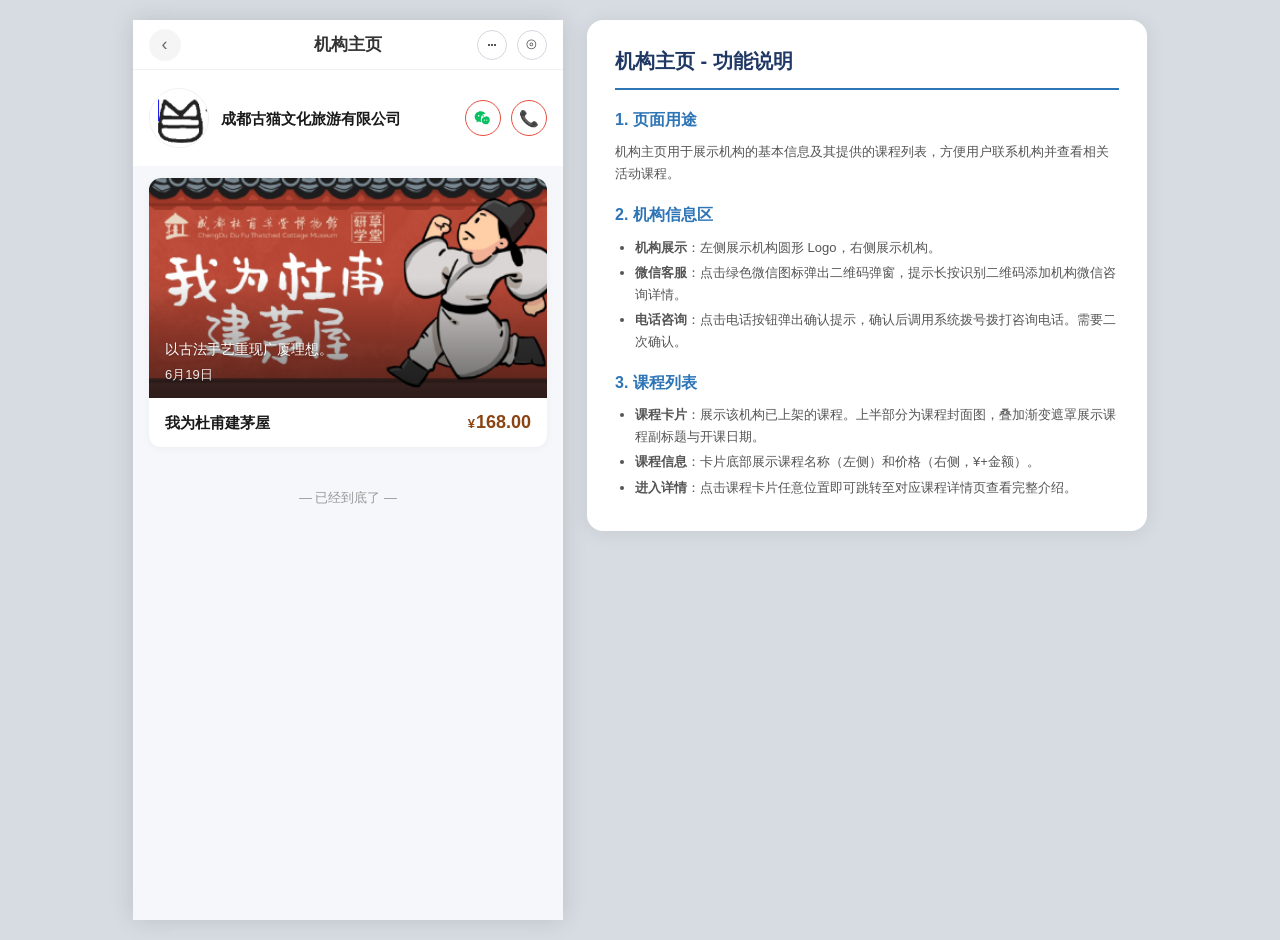
<file: app/organization.html>
<!DOCTYPE html>
<html lang="zh-CN">
<head>
    <meta charset="UTF-8" />
    <meta name="viewport" content="width=device-width, initial-scale=1.0, maximum-scale=1.0, user-scalable=no" />
    <title>机构主页 - 成都古猫文化旅游有限公司</title>
    <style>
        * { margin: 0; padding: 0; box-sizing: border-box; }
        body {
            font-family: -apple-system, BlinkMacSystemFont, 'PingFang SC', 'Helvetica Neue', Arial, sans-serif;
            background: #d7dce2;
            min-height: 100vh;
        }

        /* ===== 顶部导航 ===== */
        .top-nav {
            height: 50px;
            background: #fff;
            display: flex;
            align-items: center;
            padding: 0 16px;
            border-bottom: 1px solid #f0f0f0;
            position: sticky;
            top: 0;
            z-index: 50;
        }
        .back-btn {
            width: 32px;
            height: 32px;
            border-radius: 50%;
            border: none;
            background: #f5f5f5;
            font-size: 18px;
            color: #666;
            cursor: pointer;
            display: flex;
            align-items: center;
            justify-content: center;
            flex-shrink: 0;
        }
        .back-btn:active { background: #e8e8e8; }
        .top-nav-title {
            flex: 1;
            text-align: center;
            font-size: 17px;
            font-weight: 600;
            color: #333;
            padding-right: 32px;
        }

        /* ===== 内容容器 ===== */
        .page-wrap {
            max-width: 430px;
            margin: 0 auto;
            background: #f5f7fa;
            min-height: 100vh;
            position: relative;
            padding-bottom: 30px;
            box-shadow: 0 0 24px rgba(0,0,0,0.12);
        }

        /* ===== 机构信息区 ===== */
        .org-header {
            background: #fff;
            padding: 18px 16px;
            display: flex;
            align-items: center;
            gap: 12px;
            position: relative;
        }
        .org-logo {
            width: 60px;
            height: 60px;
            border-radius: 50%;
            background: #f0f0f0;
            overflow: hidden;
            flex-shrink: 0;
            border: 1px solid #f0f0f0;
        }
        .org-logo img {
            width: 100%;
            height: 100%;
            object-fit: cover;
            display: block;
        }
        .org-info {
            flex: 1;
            min-width: 0;
            margin-right: 12px;
        }
        .org-name {
            font-size: 15px;
            font-weight: 600;
            color: #1a1a1a;
            line-height: 1.4;
            word-break: break-all;
        }
        .org-actions {
            display: flex;
            align-items: center;
            gap: 10px;
            flex-shrink: 0;
        }
        .org-circle-btn {
            width: 36px;
            height: 36px;
            border-radius: 50%;
            background: #fff;
            border: 1px solid #E84C3D;
            color: #E84C3D;
            display: flex;
            align-items: center;
            justify-content: center;
            font-size: 16px;
            cursor: pointer;
            transition: all 0.15s;
        }
        .org-circle-btn:active {
            background: #FDE6C4;
        }

        /* ===== 课程列表区 ===== */
        .course-list {
            padding: 12px 16px 0;
        }
        .course-card {
            background: #fff;
            border-radius: 12px;
            overflow: hidden;
            margin-bottom: 12px;
            box-shadow: 0 2px 8px rgba(0,0,0,0.04);
            position: relative;
        }
        .course-cover {
            position: relative;
            width: 100%;
            height: 220px;
            overflow: hidden;
        }
        .course-cover img {
            width: 100%;
            height: 100%;
            object-fit: cover;
            display: block;
        }
        /* 图片下半部分渐变遮罩 */
        .course-cover::after {
            content: '';
            position: absolute;
            left: 0; right: 0; bottom: 0;
            height: 55%;
            background: linear-gradient(to bottom, rgba(0,0,0,0) 0%, rgba(0,0,0,0.55) 100%);
            pointer-events: none;
        }
        .course-overlay {
            position: absolute;
            left: 0; right: 0; bottom: 0;
            padding: 14px 16px;
            color: #fff;
            z-index: 2;
        }
        .course-subtitle {
            font-size: 14px;
            color: #fff;
            line-height: 1.5;
            margin-bottom: 6px;
            text-shadow: 0 1px 2px rgba(0,0,0,0.3);
        }
        .course-date {
            font-size: 13px;
            color: rgba(255,255,255,0.9);
            text-shadow: 0 1px 2px rgba(0,0,0,0.3);
        }
        .course-info {
            padding: 14px 16px;
            display: flex;
            align-items: center;
            justify-content: space-between;
            gap: 12px;
        }
        .course-detail {
            flex: 1;
            min-width: 0;
        }
        .course-name {
            font-size: 15px;
            font-weight: 600;
            color: #1a1a1a;
            line-height: 1.4;
        }
        .course-price {
            flex-shrink: 0;
            font-size: 18px;
            color: #8B4513;
            font-weight: 700;
        }
        .course-price::before {
            content: '¥';
            font-size: 13px;
            margin-right: 1px;
            font-weight: 600;
        }
        .course-detail-btn {
            display: none;
        }

        /* 占位（无更多时） */
        .empty-tip {
            text-align: center;
            color: #999;
            font-size: 13px;
            padding: 30px 0;
        }

        /* ===== 顶部操作列（参考图右侧 ⋯ ⊙） ===== */
        .nav-right {
            position: absolute;
            right: 16px;
            top: 50%;
            transform: translateY(-50%);
            display: flex;
            align-items: center;
            gap: 10px;
        }
        .nav-right .nav-circle-dots,
        .nav-right .nav-circle-eye {
            width: 30px;
            height: 30px;
            border-radius: 50%;
            border: 1px solid #d3d8df;
            display: flex;
            align-items: center;
            justify-content: center;
            font-size: 16px;
            color: #555;
            cursor: pointer;
            background: #fff;
        }

        /* ===== 微信二维码弹窗 ===== */
        .wx-mask {
            position: fixed; top: 0; left: 0; right: 0; bottom: 0;
            background: rgba(0,0,0,0.5); z-index: 200; display: none;
            align-items: center; justify-content: center;
        }
        .wx-mask.show { display: flex; }
        .wx-pop {
            width: 280px; background: #fff; border-radius: 16px;
            padding: 24px 20px; text-align: center;
        }
        .wx-pop .wx-title { font-size: 16px; font-weight: 600; color: #1a1a2e; margin-bottom: 4px; }
        .wx-pop .wx-sub { font-size: 12px; color: #999; margin-bottom: 16px; }
        .wx-pop .wx-qr {
            width: 180px; height: 180px; margin: 0 auto; border-radius: 8px;
            overflow: hidden; border: 1px solid #eee;
        }
        .wx-pop .wx-qr img { width: 100%; height: 100%; object-fit: cover; display: block; }
        .wx-pop .wx-tip { font-size: 12px; color: #666; margin-top: 14px; line-height: 1.6; }
        .wx-pop .wx-close {
            margin-top: 16px; width: 100%; height: 40px; border: none; border-radius: 20px;
            background: #07C160; color: #fff; font-size: 14px; cursor: pointer;
        }
        .wx-pop .wx-close:hover { opacity: 0.9; }

        /* ── 功能说明面板 ── */
        body {
            display: flex;
            align-items: flex-start;
            justify-content: center;
            gap: 24px;
            padding: 20px;
        }
        body .page-wrap {
            margin: 0;
            flex-shrink: 0;
        }
        .doc-panel {
            width: 560px;
            background: #fff;
            border-radius: 16px;
            box-shadow: 0 2px 20px rgba(0,0,0,.08);
            padding: 24px 28px;
            max-height: calc(100vh - 40px);
            overflow-y: auto;
            font-family: -apple-system, BlinkMacSystemFont, 'PingFang SC', Arial, sans-serif;
            line-height: 1.7;
            font-size: 14px;
            color: #333;
            flex-shrink: 0;
        }
        .doc-panel::-webkit-scrollbar { width: 5px; }
        .doc-panel::-webkit-scrollbar-thumb { background: #d0d5e0; border-radius: 3px; }
        .doc-panel .doc-title {
            font-size: 20px;
            font-weight: 700;
            color: #1F3864;
            border-bottom: 2px solid #2E75B6;
            padding-bottom: 10px;
            margin-bottom: 16px;
        }
        .doc-panel h3 { font-size: 16px; font-weight: 600; color: #2E75B6; margin: 16px 0 8px; }
        .doc-panel p { font-size: 13px; color: #555; margin-bottom: 6px; }
        .doc-panel ul { padding-left: 20px; margin: 4px 0 8px; }
        .doc-panel li { margin-bottom: 3px; font-size: 13px; color: #555; }
        @media (max-width: 1100px) {
            body { flex-direction: column; align-items: center; }
            .doc-panel { width: 100%; max-width: 430px; max-height: none; }
        }
    </style>
</head>
<body>

<div class="page-wrap">
    <!-- 顶部导航 -->
    <div class="top-nav">
        <button class="back-btn" onclick="history.back()">‹</button>
        <div class="top-nav-title">机构主页</div>
        <div class="nav-right">
            <span class="nav-circle-dots">⋯</span>
            <span class="nav-circle-eye">⊙</span>
        </div>
    </div>

    <!-- 机构信息 -->
    <div class="org-header">
        <div class="org-logo">
            <img src="../asset/古猫logo.png" alt="成都古猫文化旅游有限公司">
        </div>
        <div class="org-info">
            <div class="org-name">成都古猫文化旅游有限公司</div>
        </div>
        <div class="org-actions">
            <button class="org-circle-btn" onclick="showWxQr()" title="微信客服"><svg viewBox="0 0 24 24" width="20" height="20" fill="#07C160"><path d="M9.5 4C5.36 4 2 6.9 2 10.5c0 1.98 1.02 3.74 2.6 4.9l-.6 2.1 2.3-1.18c.95.3 1.95.47 3 .47.28 0 .55-.01.82-.04A5.5 5.5 0 0 1 9.5 12.5c0-3.04 2.46-5.5 5.5-5.5.08 0 .16 0 .24.01A6.5 6.5 0 0 0 9.5 4zm-2.7 4.4c.55 0 1 .45 1 1s-.45 1-1 1-1-.45-1-1 .45-1 1-1zm5.4 0c.55 0 1 .45 1 1s-.45 1-1 1-1-.45-1-1 .45-1 1-1zM15 10.5c-2.5 0-4.5 2-4.5 4.5S12.5 19.5 15 19.5c.68 0 1.33-.14 1.92-.4l1.58.82-.45-1.6c1.26-.87 2.1-2.3 2.1-3.92 0-2.5-2-4.5-4.5-4.5zm-1.5 3.2c.44 0 .8.36.8.8s-.36.8-.8.8-.8-.36-.8-.8.36-.8.8-.8zm3 0c.44 0 .8.36.8.8s-.36.8-.8.8-.8-.36-.8-.8.36-.8.8-.8z"/></svg></button>
            <button class="org-circle-btn" onclick="phoneConsult()" title="电话咨询">📞</button>
        </div>
    </div>

    <!-- 该机构提供的课程列表 -->
    <div class="course-list">
        <div class="course-card" onclick="goCourseDetail()">
            <div class="course-cover">
                <img src="../asset/我为杜甫建茅屋.png" alt="我为杜甫建茅屋">
                <div class="course-overlay">
                    <div class="course-subtitle">以古法手艺重现广厦理想。</div>
                    <div class="course-date">6月19日</div>
                </div>
            </div>
            <div class="course-info">
                <div class="course-detail">
                    <div class="course-name">我为杜甫建茅屋</div>
                </div>
                <div class="course-price">168.00</div>
            </div>
        </div>

        <div class="empty-tip">— 已经到底了 —</div>
    </div>
</div>

<div class="doc-panel">
    <div class="doc-title">机构主页 - 功能说明</div>
    <div class="doc-section">
        <h3>1. 页面用途</h3>
        <p>机构主页用于展示机构的基本信息及其提供的课程列表，方便用户联系机构并查看相关活动课程。</p>
    </div>
    <div class="doc-section">
        <h3>2. 机构信息区</h3>
        <ul>
            <li><b>机构展示</b>：左侧展示机构圆形 Logo，右侧展示机构。</li>
            <li><b>微信客服</b>：点击绿色微信图标弹出二维码弹窗，提示长按识别二维码添加机构微信咨询详情。</li>
            <li><b>电话咨询</b>：点击电话按钮弹出确认提示，确认后调用系统拨号拨打咨询电话。需要二次确认。</li>
        </ul>
    </div>
    <div class="doc-section">
        <h3>3. 课程列表</h3>
        <ul>
            <li><b>课程卡片</b>：展示该机构已上架的课程。上半部分为课程封面图，叠加渐变遮罩展示课程副标题与开课日期。</li>
            <li><b>课程信息</b>：卡片底部展示课程名称（左侧）和价格（右侧，¥+金额）。</li>
            <li><b>进入详情</b>：点击课程卡片任意位置即可跳转至对应课程详情页查看完整介绍。</li>
        </ul>
    </div>
</div>

<script>
    function phoneConsult() {
        // 第一次确认
        if (!confirm('是否拨打咨询电话 028-22222222？')) {
            return;
        }
        // 第二次确认
        if (confirm('确认将为您拨打电话 028-22222222，是否继续？')) {
            window.location.href = 'tel:02822222222';
        }
    }

    function goCourseDetail() {
        window.location.href = 'course-detail.html';
    }

    // 微信客服：弹出二维码
    function showWxQr() {
        document.getElementById('wxMask').classList.add('show');
    }
    function closeWxQr() {
        document.getElementById('wxMask').classList.remove('show');
    }
</script>

<!-- 微信二维码弹窗 -->
<div class="wx-mask" id="wxMask" onclick="if(event.target===this)closeWxQr()">
    <div class="wx-pop">
        <div class="wx-title">微信咨询</div>
        <div class="wx-qr">
            <img src="../asset/wechat-qr.png" alt="微信二维码">
        </div>
        <div class="wx-tip">长按识别二维码<br>添加机构微信咨询详情</div>
        <button class="wx-close" onclick="closeWxQr()">我知道了</button>
    </div>
</div>

</body>
</html>
</file>
<file: admin/css/admin.css>
/* ========== 基础重置 ========== */
* {
    margin: 0;
    padding: 0;
    box-sizing: border-box;
}

html,
body {
    height: 100%;
    font-family: -apple-system, BlinkMacSystemFont, "Segoe UI", "PingFang SC", "Hiragino Sans GB",
        "Microsoft YaHei", "Helvetica Neue", Helvetica, Arial, sans-serif;
    font-size: 13px;
    color: #333;
    background: #f5f7fa;
    -webkit-font-smoothing: antialiased;
}

button {
    cursor: pointer;
    border: none;
    background: transparent;
    font-family: inherit;
    font-size: inherit;
    color: inherit;
}

button:active {
    transform: translateY(1px);
}

input,
select {
    font-family: inherit;
    font-size: inherit;
    outline: none;
}

/* ========== 顶部导航 ========== */
.admin-header {
    height: 50px;
    background: #fff;
    border-bottom: 1px solid #e8e8e8;
    display: flex;
    align-items: center;
    justify-content: space-between;
    padding: 0 16px;
    box-shadow: 0 1px 2px rgba(0, 0, 0, 0.03);
    position: sticky;
    top: 0;
    z-index: 100;
}

.header-left,
.header-right {
    display: flex;
    align-items: center;
    gap: 8px;
}

.menu-toggle {
    width: 36px;
    height: 36px;
    border-radius: 4px;
    display: flex;
    align-items: center;
    justify-content: center;
    color: #555;
    transition: background 0.15s;
}

.menu-toggle:hover {
    background: #f0f0f0;
}

.menu-icon {
    font-size: 18px;
    line-height: 1;
}

.icon-btn {
    width: 36px;
    height: 36px;
    border-radius: 50%;
    background: #f56c6c;
    color: #fff;
    font-size: 14px;
    font-weight: bold;
    transition: background 0.15s;
}

.icon-btn:hover {
    background: #e85858;
}

.user-avatar {
    width: 36px;
    height: 36px;
    border-radius: 50%;
    background: #ffb800;
    color: #fff;
    display: flex;
    align-items: center;
    justify-content: center;
    font-weight: bold;
    font-size: 14px;
}

/* ========== 主体 ========== */
.admin-main {
    padding: 14px 16px 30px;
    min-height: calc(100vh - 50px);
}

/* 面包屑 */
.breadcrumb {
    margin-bottom: 14px;
    color: #666;
    font-size: 13px;
}

.breadcrumb-item {
    color: #666;
}

.breadcrumb-item.active {
    color: #333;
    font-weight: 500;
}

.breadcrumb-sep {
    margin: 0 8px;
    color: #ccc;
}

/* ========== 卡片 ========== */
.admin-card {
    background: #fff;
    border-radius: 4px;
    border: 1px solid #ebeef5;
    box-shadow: 0 1px 3px rgba(0, 0, 0, 0.04);
    overflow: hidden;
}

.card-head {
    padding: 10px 14px;
    border-bottom: 1px solid #ebeef5;
    background: #fff;
}

.tab-bar {
    display: flex;
    align-items: center;
    gap: 16px;
    font-size: 13px;
}

.tab-item {
    color: #555;
    padding: 6px 4px;
    cursor: pointer;
    position: relative;
    white-space: nowrap;
}

.tab-item.active {
    color: #2c8df8;
    font-weight: 500;
}

.tab-item.active::before {
    content: "●";
    color: #2c8df8;
    margin-right: 4px;
    font-size: 10px;
}

.card-body {
    padding: 14px;
}

/* ========== 工具栏 ========== */
.toolbar {
    margin-bottom: 12px;
    display: flex;
    align-items: center;
    gap: 8px;
}

.btn {
    height: 32px;
    padding: 0 14px;
    border-radius: 3px;
    display: inline-flex;
    align-items: center;
    justify-content: center;
    gap: 4px;
    font-size: 13px;
    transition: all 0.15s;
    border: 1px solid transparent;
    white-space: nowrap;
}

.btn-primary {
    background: #2c8df8;
    color: #fff;
}

.btn-primary:hover {
    background: #1f7be0;
}

.btn-icon {
    font-size: 16px;
    line-height: 1;
    margin-right: 2px;
}

/* ========== 表格 ========== */
.data-table {
    width: 100%;
    border-collapse: collapse;
    font-size: 13px;
}

.data-table thead th {
    background: #f5f7fa;
    color: #333;
    font-weight: 500;
    text-align: left;
    padding: 10px 12px;
    border-bottom: 1px solid #ebeef5;
    white-space: nowrap;
}

.data-table tbody td {
    padding: 12px;
    border-bottom: 1px solid #ebeef5;
    color: #333;
}

.data-table tbody tr:hover {
    background: #fafbfc;
}

.th-idx {
    width: 70px;
    text-align: center !important;
}

.th-action {
    width: 220px;
}

.data-table tbody td:first-child {
    text-align: center;
    color: #666;
}

.td-action {
    display: flex;
    align-items: center;
    gap: 6px;
    flex-wrap: nowrap;
}

.btn-mini {
    height: 24px;
    padding: 0 10px;
    border-radius: 3px;
    font-size: 12px;
    transition: all 0.15s;
}

.btn-view {
    background: #2c8df8;
    color: #fff;
}

.btn-view:hover {
    background: #1f7be0;
}

.btn-edit {
    background: #2c8df8;
    color: #fff;
}

.btn-edit:hover {
    background: #1f7be0;
}

.btn-delete {
    background: #f56c6c;
    color: #fff;
}

.btn-delete:hover {
    background: #e85858;
}

/* ========== 分页 ========== */
.pagination {
    display: flex;
    align-items: center;
    justify-content: space-between;
    margin-top: 14px;
    color: #666;
    font-size: 13px;
}

.page-info {
    display: flex;
    align-items: center;
    gap: 6px;
}

.page-btn {
    min-width: 28px;
    height: 28px;
    border: 1px solid #dcdfe6;
    background: #fff;
    border-radius: 3px;
    color: #555;
    padding: 0 8px;
}

.page-btn:hover {
    border-color: #2c8df8;
    color: #2c8df8;
}

.page-num {
    min-width: 28px;
    height: 28px;
    line-height: 28px;
    text-align: center;
    background: #2c8df8;
    color: #fff;
    border-radius: 3px;
    padding: 0 8px;
}

.page-num.active {
    background: #2c8df8;
}

.page-size select {
    height: 28px;
    border: 1px solid #dcdfe6;
    border-radius: 3px;
    padding: 0 8px;
    background: #fff;
    color: #555;
}

/* ========== 弹窗 ========== */
.modal-mask {
    position: fixed;
    inset: 0;
    background: rgba(0, 0, 0, 0.45);
    display: none;
    align-items: center;
    justify-content: center;
    z-index: 1000;
    animation: fadeIn 0.18s ease;
}

.modal-mask.show {
    display: flex;
}

@keyframes fadeIn {
    from {
        opacity: 0;
    }
    to {
        opacity: 1;
    }
}

.modal {
    width: 760px;
    max-width: calc(100vw - 32px);
    background: #fff;
    border-radius: 4px;
    box-shadow: 0 6px 24px rgba(0, 0, 0, 0.18);
    animation: zoomIn 0.2s ease;
    display: flex;
    flex-direction: column;
    max-height: calc(100vh - 64px);
}

@keyframes zoomIn {
    from {
        opacity: 0;
        transform: scale(0.96);
    }
    to {
        opacity: 1;
        transform: scale(1);
    }
}

.modal-header {
    padding: 14px 18px;
    border-bottom: 1px solid #ebeef5;
    display: flex;
    align-items: center;
    justify-content: space-between;
}

.modal-title {
    font-size: 15px;
    font-weight: 500;
    color: #333;
}

.modal-close {
    font-size: 22px;
    color: #999;
    width: 28px;
    height: 28px;
    border-radius: 4px;
    transition: all 0.15s;
    display: flex;
    align-items: center;
    justify-content: center;
    line-height: 1;
}

.modal-close:hover {
    background: #f0f0f0;
    color: #555;
}

.modal-body {
    padding: 22px 60px 8px;
    overflow-y: auto;
    flex: 1;
}

.modal-footer {
    padding: 16px 18px;
    border-top: 1px solid #ebeef5;
    display: flex;
    align-items: center;
    justify-content: flex-start;
    background: #fff;
    border-radius: 0 0 4px 4px;
}

.modal-footer .btn-primary {
    width: 90px;
}

/* ========== 表单 ========== */
.form-item {
    display: flex;
    align-items: flex-start;
    margin-bottom: 22px;
}

.form-label {
    width: 130px;
    flex-shrink: 0;
    text-align: right;
    padding-right: 12px;
    color: #333;
    line-height: 32px;
    font-size: 13px;
}

.form-label .star {
    color: #f56c6c;
    margin-right: 2px;
}

.form-label.required::after {
    content: "";
}

.form-control {
    flex: 1;
    min-width: 0;
}

.input {
    width: 100%;
    height: 32px;
    border: 1px solid #dcdfe6;
    border-radius: 3px;
    padding: 0 12px;
    background: #fff;
    color: #333;
    transition: border-color 0.15s;
}

.input:focus {
    border-color: #2c8df8;
}

/* ========== 上传组件 ========== */
.uploader {
    display: inline-block;
    position: relative;
    vertical-align: top;
}

.uploader-empty {
    width: 100px;
    aspect-ratio: 1 / 1;
    border: 1px dashed #dcdfe6;
    border-radius: 4px;
    background: #fafafa;
    display: flex;
    align-items: center;
    justify-content: center;
    cursor: pointer;
    transition: all 0.15s;
}

.uploader-empty:hover {
    border-color: #2c8df8;
    background: #f5faff;
}

.uploader-plus {
    font-size: 32px;
    font-weight: 200;
    color: #b0b3b8;
    line-height: 1;
    user-select: none;
}

.uploader-preview {
    width: 100px;
    aspect-ratio: 1 / 1;
    border-radius: 4px;
    overflow: hidden;
    position: relative;
    border: 1px solid #ebeef5;
    background: #fafafa;
}

.uploader-preview img {
    width: 100%;
    height: 100%;
    object-fit: cover;
    display: block;
}

.uploader-remove {
    position: absolute;
    top: 4px;
    right: 4px;
    width: 20px;
    height: 20px;
    border-radius: 50%;
    background: rgba(0, 0, 0, 0.6);
    color: #fff;
    display: flex;
    align-items: center;
    justify-content: center;
    font-size: 14px;
    line-height: 1;
    cursor: pointer;
    transition: background 0.15s;
}

.uploader-remove:hover {
    background: rgba(0, 0, 0, 0.85);
}

/* 所有上传槽统一为自适应方图容器，不限制具体尺寸规格 */

/* 微信二维码：不限制为方图，宽度固定、高度随图片自适应 */
.uploader-wechat .uploader-empty,
.uploader-wechat .uploader-preview {
    width: 140px;
    aspect-ratio: auto;
    min-height: 100px;
}
.uploader-wechat .uploader-preview img {
    width: auto;
    max-width: 100%;
    height: auto;
    object-fit: contain;
}
.uploader-wechat .uploader-empty {
    min-height: 100px;
}

/* ========== 图片裁剪弹窗（logo，固定 1:1） ========== */
.crop-modal {
    width: 420px;
    max-width: calc(100vw - 32px);
    background: #fff;
    border-radius: 4px;
    box-shadow: 0 6px 24px rgba(0, 0, 0, 0.18);
    display: flex;
    flex-direction: column;
    max-height: calc(100vh - 64px);
    animation: zoomIn 0.2s ease;
}

.crop-body {
    padding: 16px 20px;
    display: flex;
    flex-direction: column;
    align-items: center;
}

.crop-tip {
    font-size: 12px;
    color: #888;
    margin-bottom: 12px;
    text-align: center;
}

.crop-canvas-wrap {
    width: 320px;
    height: 320px;
    background: #1a1a1a;
    border-radius: 6px;
    overflow: hidden;
    position: relative;
}

.crop-canvas-wrap canvas {
    display: block;
    width: 100%;
    height: 100%;
    cursor: grab;
    touch-action: none;
}

.crop-canvas-wrap canvas:active {
    cursor: grabbing;
}

/* ── 功能说明浮窗 ── */
.f-modal { position: fixed; top: 50%; left: 50%; transform: translate(-50%,-50%); width: 500px; max-height: 80vh; overflow-y: auto; background: #fff; border-radius: 16px; box-shadow: 0 8px 40px rgba(0,0,0,.2); z-index: 9999; padding: 24px; display: none; }
.f-modal.show { display: block; }
.f-modal .fm-title { font-size: 16px; font-weight: 600; color: #1a1a2e; margin-bottom: 16px; display: flex; justify-content: space-between; align-items: center; cursor: grab; }
.f-modal .fm-title:active { cursor: grabbing; }
.f-modal .fm-close { width: 28px; height: 28px; border-radius: 50%; background: #f5f5f5; display: flex; align-items: center; justify-content: center; cursor: pointer; font-size: 14px; color: #666; border: none; flex-shrink: 0; }
.f-modal .fm-close:hover { background: #e8e8e8; }
.f-modal .fm-body { font-size: 15px; color: #333; line-height: 1.9; }
.f-modal .fm-body p { margin: 0 0 12px; color: #333 !important; }
.f-modal .fm-body h4 { font-size: 16px; font-weight: 600; color: #1a1a2e; margin: 16px 0 8px; }
.f-modal .fm-body h4:first-child { margin-top: 0; }
.f-modal .fm-body ul { padding-left: 20px; margin: 0 0 12px; }
.f-modal .fm-body li { margin-bottom: 6px; }
.f-modal .fm-body strong { color: #1a1a2e; }
.f-modal .fm-body code { background: #f5f5f5; padding: 1px 6px; border-radius: 3px; font-family: Consolas, Monaco, monospace; color: #e83e8c; }
</file>
